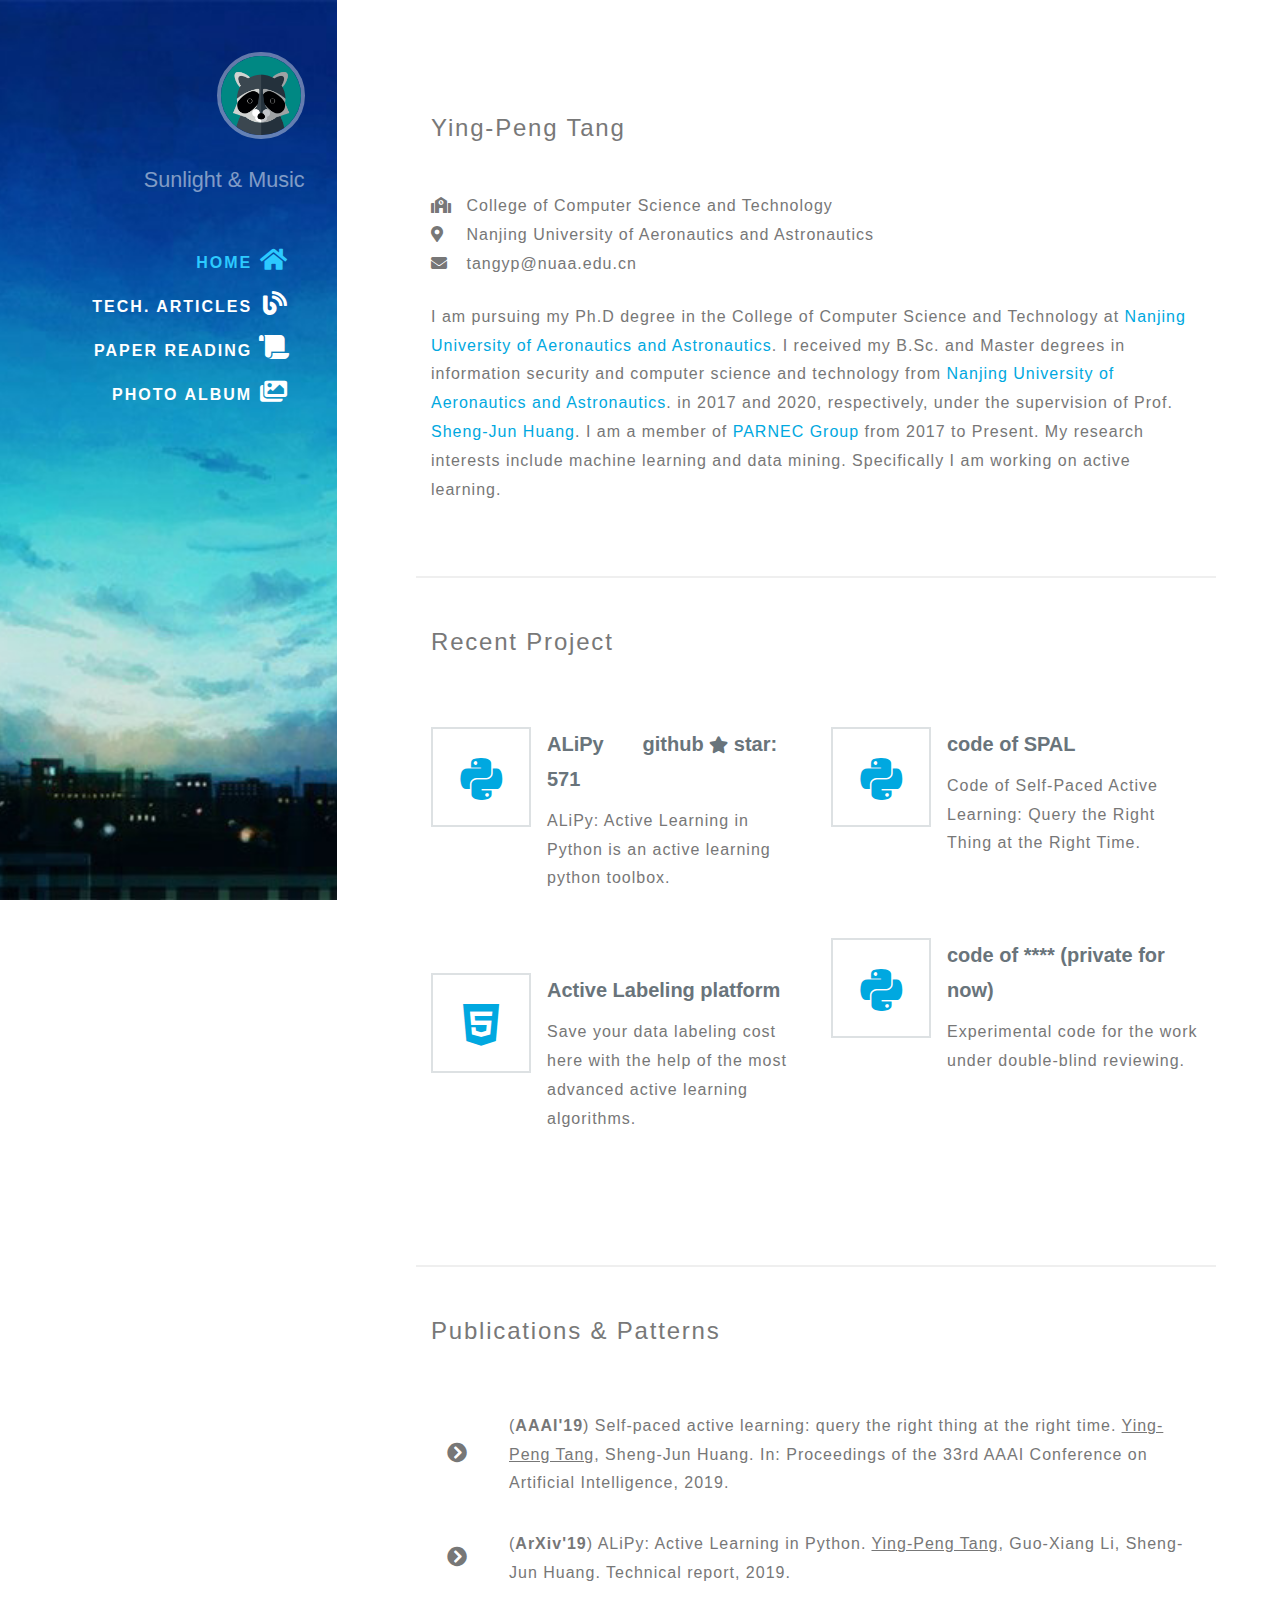
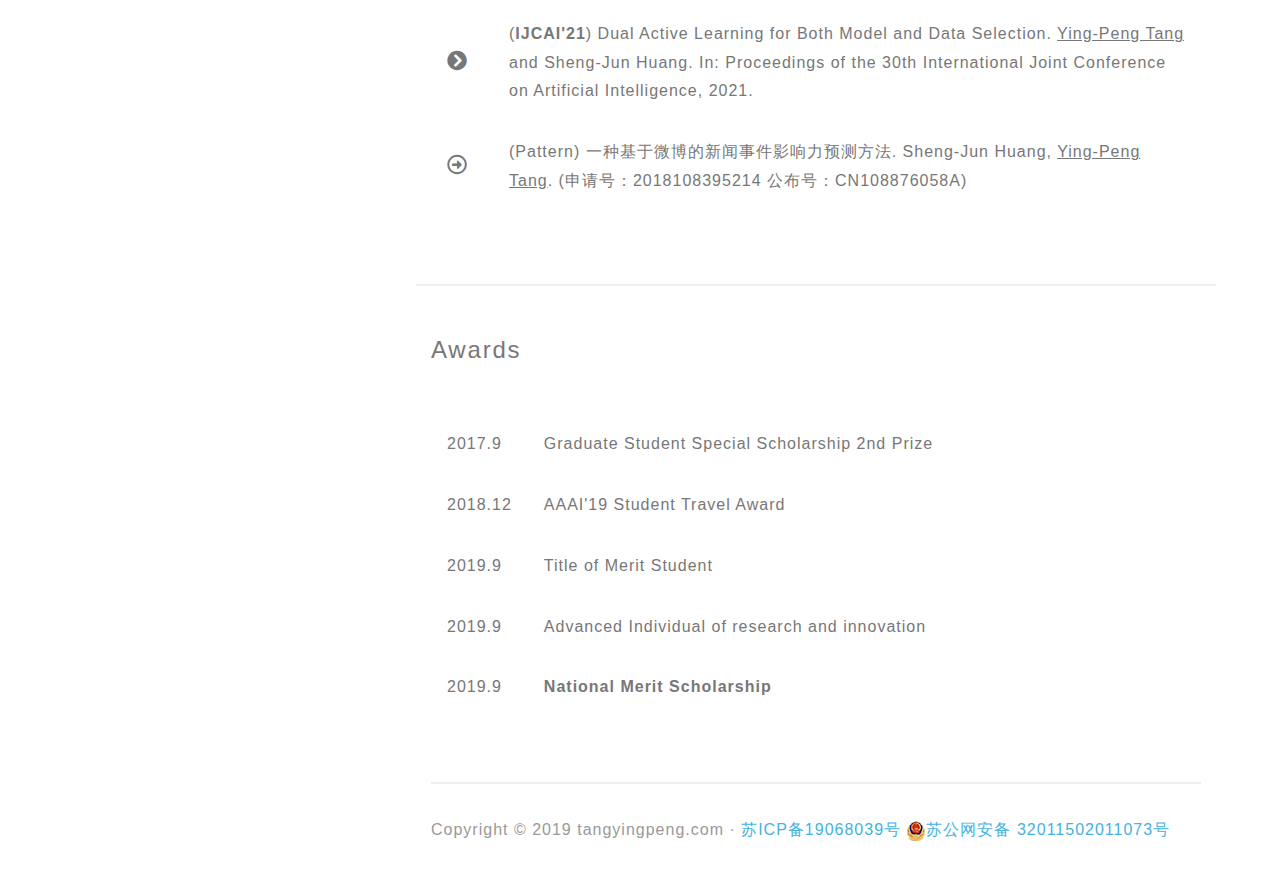
<file: index.html>
<!DOCTYPE html>
<html lang="zxx">
  <head>
    <title>YiHe's Homepage</title>
    <meta name="viewport" content="width=device-width, initial-scale=1" />
    <meta charset="utf-8" />
    <meta name="keywords" content="" />
    <script>
      addEventListener(
        "load",
        function() {
          setTimeout(hideURLbar, 0);
        },
        false
      );

      function hideURLbar() {
        // window.scrollTo(0, 1);
      }
    </script>
    <!-- Custom Theme files -->
    <link
      href="css/bootstrap.css"
      type="text/css"
      rel="stylesheet"
      media="all"
    />
    <link href="css/style.css" type="text/css" rel="stylesheet" media="all" />
    <!-- font-awesome icons -->
    <link href="css/fontawesome-all.min.css" rel="stylesheet" />

    <!-- icons -->
    <link href="fontawesome5/css/all.css" rel="stylesheet" />
    <!-- //Custom Theme files -->
    <!-- online-fonts -->
    <!-- <link href="css/static_online_font.css" rel="stylesheet"> -->
    <!-- <link href="http://fonts.googleapis.com/css?family=Source+Sans+Pro:200,300,400,600,700,900" rel="stylesheet"> -->
    <!-- //online-fonts -->
    <link rel="shortcut icon" href="data:image/x-icon;," type="image/x-icon" />
  </head>

  <body>
    <div class="sidenav" id="left-pannel">
      <div class="side_top">
        <img
          src="images/t3.jpg"
          alt="news image"
          class="navimg"
          style="max-width: 32%; height: auto;"
        />
        <h1>Sunlight & Music</h1>
      </div>
      <!-- header -->
      <header>
        <div class="container-fluid px-lg-5 ">
          <nav class="mnu mx-auto">
            <label for="drop" class="toggle">Menu</label>
            <input type="checkbox" id="drop" />
            <ul class="menu">
              <li class="active mt-sm-3">
                <a href="index.html"
                  >Home
                  <i
                    style="font-size: 1.5em;width:30px;"
                    class="fas fa-home"
                  ></i
                ></a>
              </li>
              <li class="mt-sm-3">
                <a href="article.html" class="scroll"
                  >Tech. articles
                  <i
                    style="font-size: 1.5em;width:30px;"
                    class="fas fa-blog"
                  ></i
                ></a>
              </li>
              <li class="mt-sm-3">
                <a href="paper_reading.html" class="scroll"
                  >Paper reading
                  <i
                    style="font-size: 1.5em;width:30px;"
                    class="fas fa-scroll"
                  ></i
                ></a>
              </li>
              <li class="mt-sm-3">
                <a href="photo.html" class="scroll"
                  >Photo album
                  <i
                    style="font-size: 1.5em;width:30px;"
                    class="fas fa-images"
                  ></i
                ></a>
              </li>
            </ul>
          </nav>
        </div>
      </header>      
    </div>

    <div class="main" id="aboutme">
      <!-- Right panel -->

      <!-- Basic & navigator -->
      <section class="slide-wrapper" id="basic" style="padding-top: 4em;">
        <div class="container py-lg-5">
          <h3 class="w3_head mb-5">Ying-Peng Tang</h3>
          <p>
            <i class="fas fa-school" style="width:30px;"></i> College of
            Computer Science and Technology
          </p>
          <p>
            <i class="fas fa-map-marker-alt" style="width:30px;"></i> Nanjing
            University of Aeronautics and Astronautics
          </p>
          <p style="margin-bottom: 1.5em;">
            <i class="fa fa-envelope" style="width:30px;"></i>
            tangyp@nuaa.edu.cn
          </p>

          <p>
            I am pursuing my Ph.D degree in the College of Computer Science and
            Technology at
            <a href="http://www.nuaa.edu.cn/"
              >Nanjing University of Aeronautics and Astronautics</a
            >. I received my B.Sc. and Master degrees in information security
            and computer science and technology from
            <a href="http://www.nuaa.edu.cn/"
              >Nanjing University of Aeronautics and Astronautics</a
            >. in 2017 and 2020, respectively, under the supervision of Prof.
            <a href="http://parnec.nuaa.edu.cn/huangsj/">Sheng-Jun Huang</a>. I
            am a member of <a href="parnec.nuaa.edu.cn/">PARNEC Group</a> from
            2017 to Present. My research interests include machine learning and
            data mining. Specifically I am working on active learning.
          </p>
        </div>
      </section>

      <!-- Project -->
      <section class="slide-wrapper" id="project">
        <div class="container py-lg-5" style="border-top: solid 2px #efefef;">
          <h3 class="w3_head mb-5">Recent Project</h3>
          <div class="row service_w3top mt-5">
            <div class="col-lg-6">
              <div
                class="d-flex services-box"
                style="cursor: pointer;"
                onclick="window.open('https://github.com/NUAA-AL/ALiPy')"
              >
                <div class="icon">
                  <span class="fab fa-python" style="font-size: 3em;"></span>
                </div>
                <!-- .Icon ends here -->
                <div class="service-content">
                  <h4 style="color: #69747b;">
                    ALiPy &nbsp; &nbsp;&nbsp;&nbsp; github
                    <i class="fas fa-star" style="font-size:17px;"></i> star:
                    571
                  </h4>
                  <p>
                    ALiPy: Active Learning in Python is an active learning
                    python toolbox.
                  </p>
                </div>
                <!-- .Service-content ends here -->
              </div>
              <!-- .Services-box ends here -->

              <div
                class="d-flex services-box"
                style="cursor: pointer;"
                onclick="window.open('http://activelabeling.com/')"
              >
                <div class="icon">
                  <span class="fab fa-html5" style="font-size: 3em;"></span>
                </div>
                <!-- .Icon ends here -->
                <div class="service-content">
                  <h4 style="color: #69747b;">Active Labeling platform</h4>
                  <p>
                    Save your data labeling cost here with the help of the most
                    advanced active learning algorithms.
                  </p>
                </div>
                <!-- .Service-content ends here -->
              </div>
              <!-- .Services-box ends here -->
            </div>
            <!-- .Col ends here -->
            <div class="col-lg-6">
              <div
                class="d-flex services-box"
                style="cursor: pointer;"
                onclick="window.open('http://parnec.nuaa.edu.cn/_upload/tpl/02/db/731/template731/pages/huangsj/alipy/page_reference/api_classes/api_query_strategy.query_labels.QueryInstanceSPAL.html')"
              >
                <div class="icon">
                  <span class="fab fa-python" style="font-size: 3em;"></span>
                </div>
                <!-- .Icon ends here -->
                <div class="service-content">
                  <h4 style="color: #69747b;">code of SPAL</h4>
                  <p>
                    Code of Self-Paced Active Learning: Query the Right Thing at
                    the Right Time.
                  </p>
                </div>
                <!-- .Service-content ends here -->
              </div>
              <!-- .Services-box ends here -->

              <div
                class="d-flex services-box"
                style="cursor: pointer;"
                onclick="window.open('https://github.com/tangypnuaa/daal_detection')"
              >
                <div class="icon">
                  <span class="fab fa-python" style="font-size: 3em;"></span>
                </div>
                <!-- .Icon ends here -->
                <div class="service-content">
                  <h4 style="color: #69747b;">
                    code of **** (private for now)
                  </h4>
                  <p>
                    Experimental code for the work under double-blind reviewing.
                  </p>
                </div>
                <!-- .Service-content ends here -->
              </div>
              <!-- .Services-box ends here -->
            </div>
            <!-- .Col ends here -->
          </div>
          <!-- .Row ends here -->
          <!-- .Container ends here -->
        </div>
        <!-- .Services ends here -->
      </section>
      <!-- //services -->

      <!-- Publication -->
      <section class="slide-wrapper" id="project">
        <div class="container py-lg-5" style="border-top: solid 2px #efefef;">
          <h3 class="w3_head mb-5">Publications & Patterns</h3>

          <table>
            <tr>
              <td>
                <i
                  class="fas fa-chevron-circle-right"
                  style="color:#777; font-size:20px; width:30px;"
                ></i>
              </td>
              <td>
                <p>
                  (<b>AAAI'19</b>) Self-paced active learning: query the right
                  thing at the right time. <u>Ying-Peng Tang</u>, Sheng-Jun
                  Huang. In: Proceedings of the 33rd AAAI Conference on
                  Artificial Intelligence, 2019.
                </p>
              </td>
            </tr>

            <tr>
              <td>
                <i
                  class="fas fa-chevron-circle-right"
                  style="color:#777; font-size:20px; width:30px;"
                ></i>
              </td>
              <td>
                <p>
                  (<b>ArXiv'19</b>) ALiPy: Active Learning in Python.
                  <u>Ying-Peng Tang</u>, Guo-Xiang Li, Sheng-Jun Huang.
                  Technical report, 2019.
                </p>
              </td>
            </tr>

            <tr>
              <td>
                <i
                  class="fas fa-chevron-circle-right"
                  style="color:#777; font-size:20px; width:30px;"
                ></i>
              </td>
              <td>
                <p>
                  (<b>IJCAI'21</b>) Dual Active Learning for Both Model and Data Selection.
                  <u>Ying-Peng Tang</u> and Sheng-Jun Huang.
                  In: Proceedings of the 30th International Joint Conference on Artificial Intelligence, 2021.
                </p>
              </td>
            </tr>

            <tr>
              <td>
                <i
                  class="far fa-arrow-alt-circle-right"
                  style="color:#777; font-size:20px; width:30px;"
                ></i>
              </td>
              <td>
                <p>
                  (Pattern) 一种基于微博的新闻事件影响力预测方法. Sheng-Jun
                  Huang, <u>Ying-Peng Tang</u>. (申请号：2018108395214
                  公布号：CN108876058A)
                </p>
              </td>
            </tr>
          </table>
        </div>
      </section>

      <!-- Awards -->
      <section class="slide-wrapper" id="awards">
        <div class="container py-lg-5" style="border-top: solid 2px #efefef;">
          <h3 class="w3_head mb-5">Awards</h3>

          <table>
            <tr>
              <td><p>2017.9</p></td>
              <td>
                <p>Graduate Student Special Scholarship 2nd Prize</p>
              </td>
            </tr>

            <tr>
              <td><p>2018.12</p></td>
              <td>
                <p>AAAI'19 Student Travel Award</p>
              </td>
            </tr>

            <tr>
              <td><p>2019.9</p></td>
              <td>
                <p>Title of Merit Student</p>
              </td>
            </tr>

            <tr>
              <td><p>2019.9</p></td>
              <td>
                <p>Advanced Individual of research and innovation</p>
              </td>
            </tr>

            <tr>
              <td><p>2019.9</p></td>
              <td>
                <p><b>National Merit Scholarship</b></p>
              </td>
            </tr>
          </table>

          <div class="cpy-right text-left">
            <p>Copyright &copy; 2019 tangyingpeng.com · <a href="http://beian.miit.gov.cn">苏ICP备19068039号</a> 	
              <a target="_blank" href="http://www.beian.gov.cn/portal/registerSystemInfo?recordcode=32011502011073"><img src="images/beian.png"/>苏公网安备 32011502011073号</a>
          
            </p>
          </div>
          
        </div>
      </section>
    </div>

    <script>
      //根据系统语言自动决定是否要跳转至中文版网页
    var Browser_Agent = navigator.userAgent;
    // 浏览器为ie的情况 
    if (Browser_Agent.indexOf( " MSIE " ) !=- 1 ){
        var a = navigator.browserLanguage;
        if (a == "zh-cn" ){
            // 跳转到中文网站
            window.location = "index_cn.html" ;
        }
    }
    // 浏览器非ie的情况 
    else {
        var b = navigator.language;
        if (b == "zh-CN" ){
            // 跳转到中文网站
            window.location = "index_cn.html" ;
        }
    }
    </script>
    <script src="js/set_width.js"></script>

  </body>
</html>
</file>
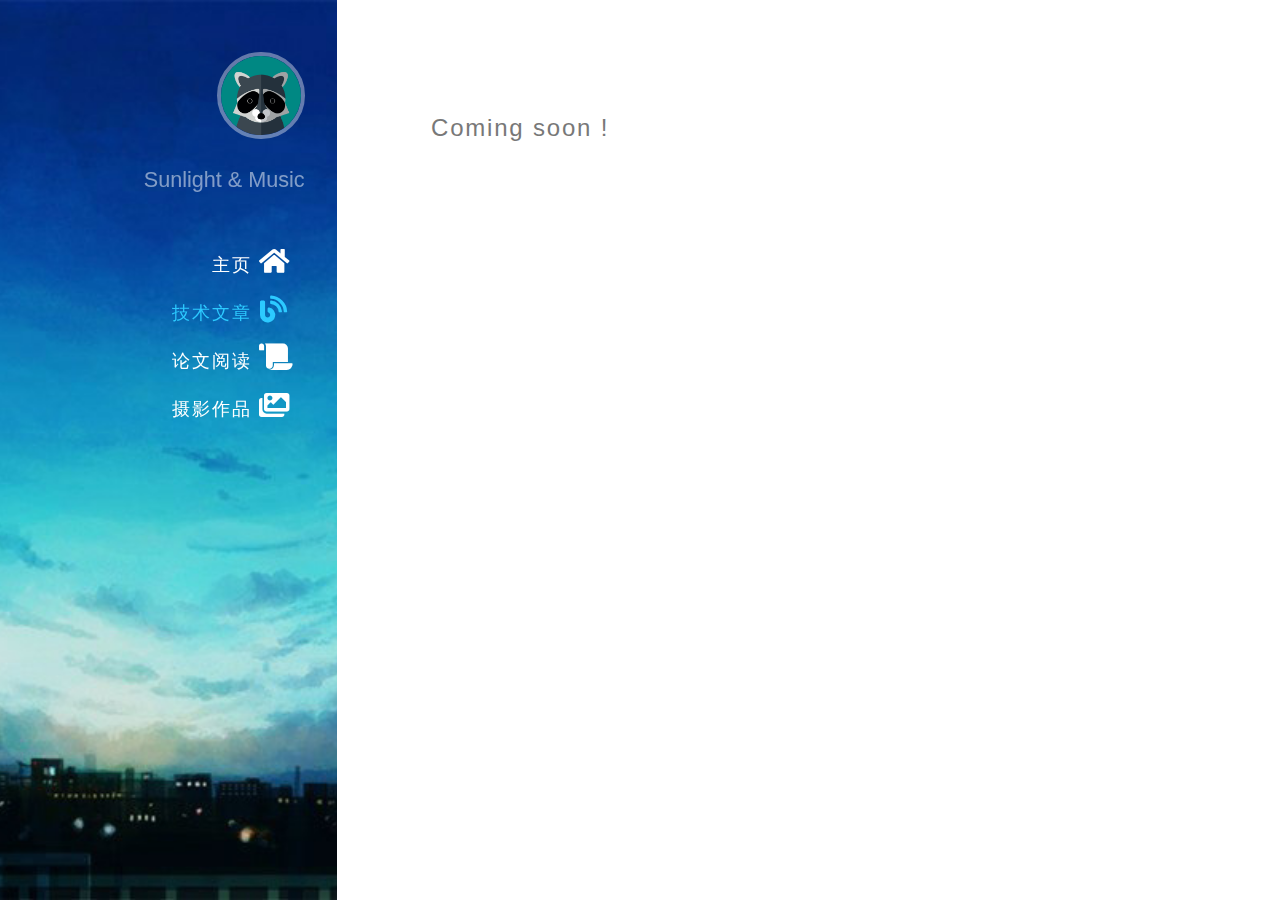
<file: article.html>
<!DOCTYPE html>
<html lang="zxx">
  <head>
    <title>逸翮的文章分享</title>
    <meta name="viewport" content="width=device-width, initial-scale=1" />
    <meta charset="utf-8" />
    <meta name="keywords" content="" />
    <script>
      addEventListener(
        "load",
        function() {
          setTimeout(hideURLbar, 0);
        },
        false
      );

      function hideURLbar() {
        // window.scrollTo(0, 1);
      }
    </script>
    <!-- Custom Theme files -->
    <link
      href="css/bootstrap.css"
      type="text/css"
      rel="stylesheet"
      media="all"
    />
    <link href="css/style_cn.css" type="text/css" rel="stylesheet" media="all" />
    <!-- font-awesome icons -->
    <link href="css/fontawesome-all.min.css" rel="stylesheet" />

    <!-- icons -->
    <link href="fontawesome5/css/all.css" rel="stylesheet" />
    <!-- //Custom Theme files -->
    <!-- online-fonts -->
    <!-- <link href="css/static_online_font.css" rel="stylesheet"> -->
    <!-- <link href="http://fonts.googleapis.com/css?family=Source+Sans+Pro:200,300,400,600,700,900" rel="stylesheet"> -->
    <!-- //online-fonts -->
    <link rel="shortcut icon" href="data:image/x-icon;," type="image/x-icon" />
  </head>

  <body>
    <div class="sidenav" id="left-pannel">
      <div class="side_top">
        <img
          src="images/t3.jpg"
          alt="news image"
          class="navimg"
          style="max-width: 32%; height: auto;"
        />
        <h1>Sunlight & Music</h1>
      </div>
      <!-- header -->
      <header>
        <div class="container-fluid px-lg-5 ">
          <nav class="mnu mx-auto">
            <label for="drop" class="toggle">Menu</label>
            <input type="checkbox" id="drop" />
            <ul class="menu">
                <li class="mt-sm-3">
                  <a href="index.html"
                    >主页
                    <i
                      style="font-size: 1.5em;width:30px;"
                      class="fas fa-home"
                    ></i
                  ></a>
                </li>
                <li class="active mt-sm-3">
                  <a href="article.html" class="scroll"
                    >技术文章
                    <i
                      style="font-size: 1.5em;width:30px;"
                      class="fas fa-blog"
                    ></i
                  ></a>
                </li>
                <li class="mt-sm-3">
                  <a href="paper_reading.html" class="scroll"
                    >论文阅读
                    <i
                      style="font-size: 1.5em;width:30px;"
                      class="fas fa-scroll"
                    ></i
                  ></a>
                </li>
                <li class="mt-sm-3">
                  <a href="photo.html" class="scroll"
                    >摄影作品
                    <i
                      style="font-size: 1.5em;width:30px;"
                      class="fas fa-images"
                    ></i
                  ></a>
                </li>
              </ul>
          </nav>
        </div>
      </header>
    </div>

    <div class="main" id="aboutme" style="margin-left: 27.5%;">
      <!-- Right panel -->

      <!-- Basic & navigator -->
      <section class="slide-wrapper" id="basic" style="padding-top: 4em;">
        <div class="container py-lg-5">
          <h3 class="w3_head mb-5">Coming soon !</h3>
        </div>
      </section>

    </div>

    <script src="js/set_width.js"></script>
  </body>
</html>
</file>
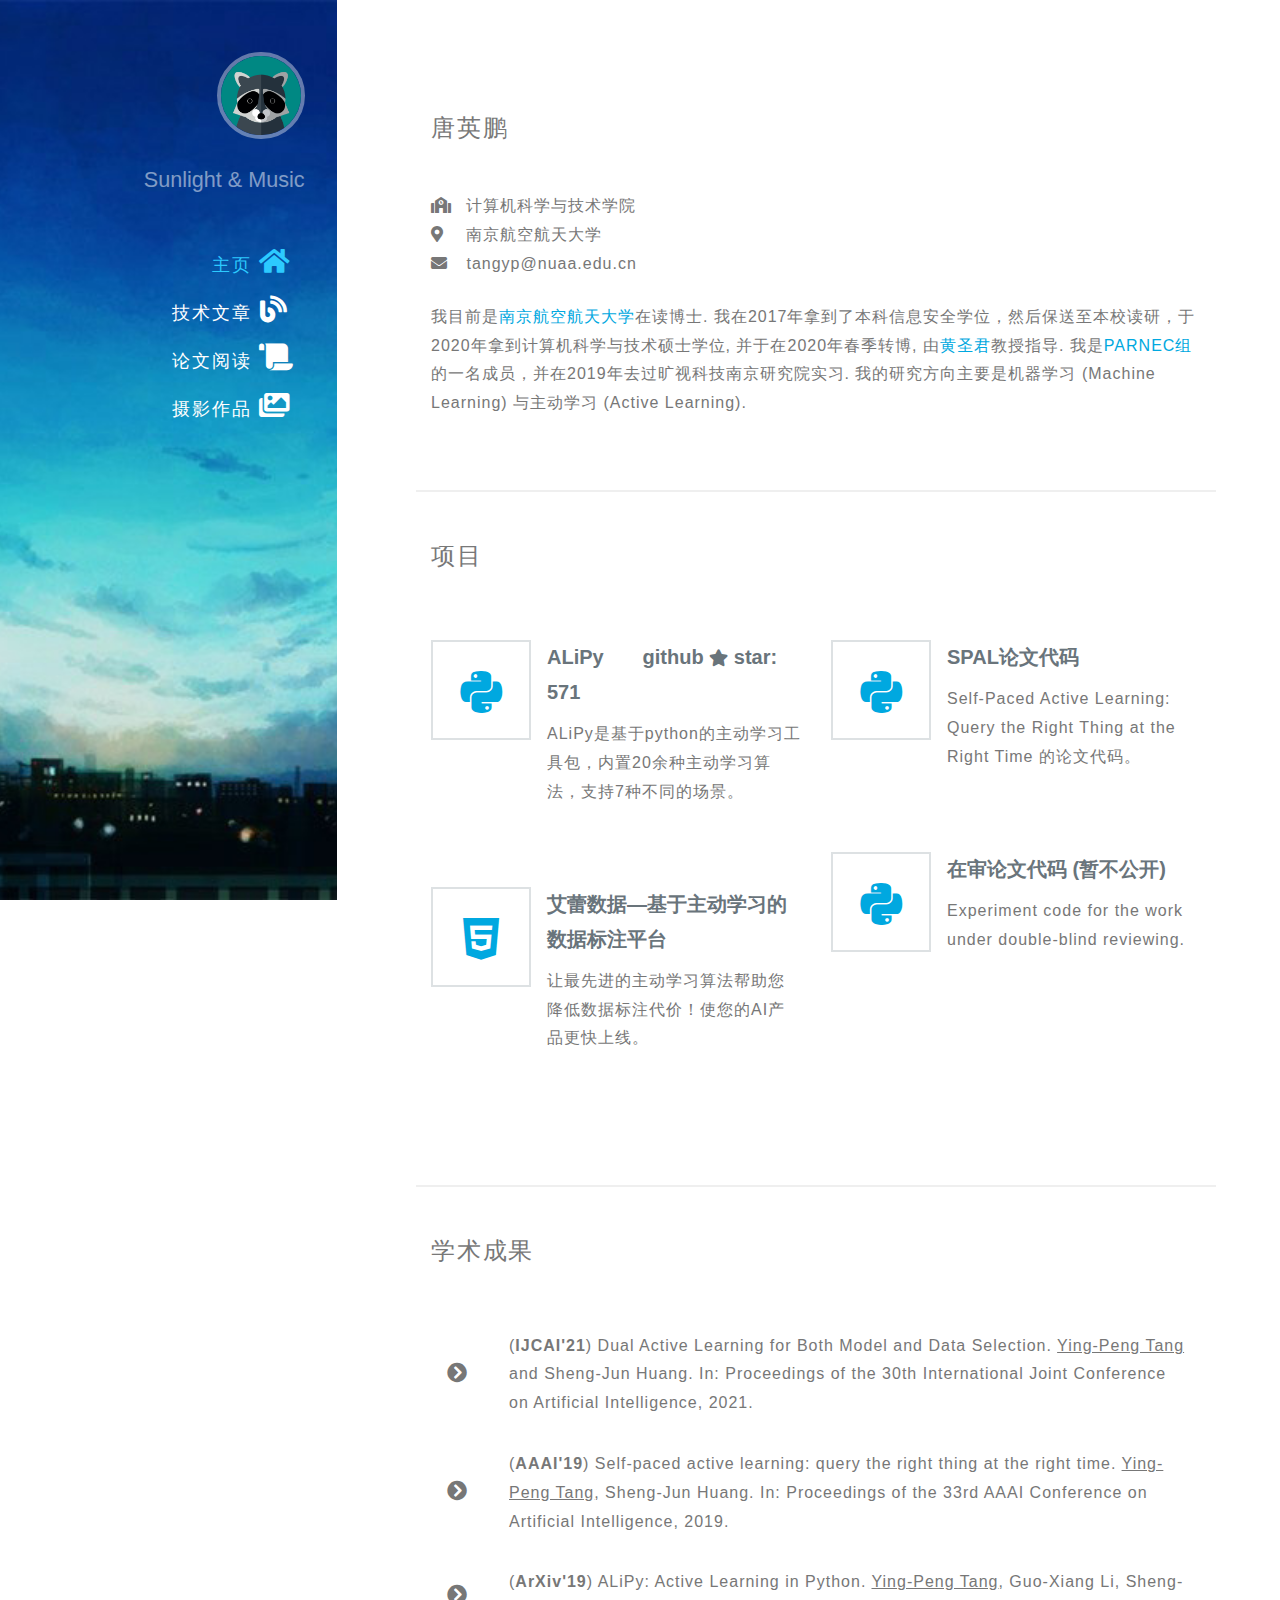
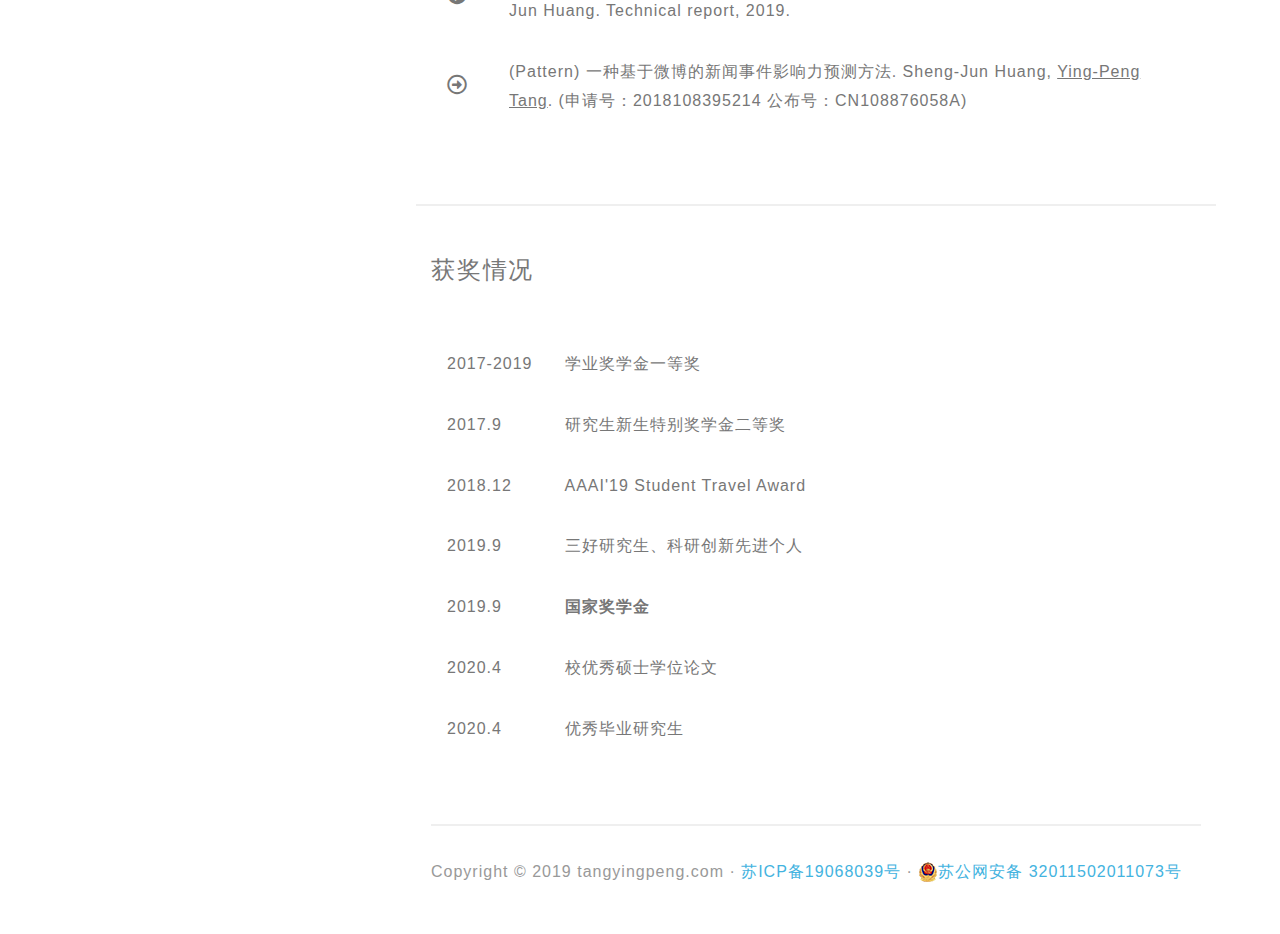
<file: index_cn.html>
<!DOCTYPE html>
<html lang="zxx">
  <head>
    <title>逸翮的文章分享</title>
    <meta name="viewport" content="width=device-width, initial-scale=1" />
    <meta charset="utf-8" />
    <meta name="keywords" content="" />
    <script>
      addEventListener(
        "load",
        function() {
          setTimeout(hideURLbar, 0);
        },
        false
      );

      function hideURLbar() {
        // window.scrollTo(0, 1);
      }
    </script>
    <!-- Custom Theme files -->
    <link
      href="css/bootstrap.css"
      type="text/css"
      rel="stylesheet"
      media="all"
    />
    <link href="css/style_cn.css" type="text/css" rel="stylesheet" media="all" />
    <!-- font-awesome icons -->
    <link href="css/fontawesome-all.min.css" rel="stylesheet" />

    <!-- icons -->
    <link href="fontawesome5/css/all.css" rel="stylesheet" />
    <!-- //Custom Theme files -->
    <!-- online-fonts -->
    <!-- <link href="css/static_online_font.css" rel="stylesheet"> -->
    <!-- <link href="http://fonts.googleapis.com/css?family=Source+Sans+Pro:200,300,400,600,700,900" rel="stylesheet"> -->
    <!-- //online-fonts -->
    <link rel="shortcut icon" href="data:image/x-icon;," type="image/x-icon" />
  </head>

  <body>
    <div class="sidenav" id="left-pannel">
      <div class="side_top">
        <img
          src="images/t3.jpg"
          alt="news image"
          class="navimg"
          style="max-width: 32%; height: auto;"
        />
        <h1>Sunlight & Music</h1>
      </div>
      <!-- header -->
      <header>
        <div class="container-fluid px-lg-5 ">
          <nav class="mnu mx-auto">
            <label for="drop" class="toggle">Menu</label>
            <input type="checkbox" id="drop" />
            <ul class="menu">
              <li class="active mt-sm-3">
                <a href="index.html"
                  >主页
                  <i
                    style="font-size: 1.5em;width:30px;"
                    class="fas fa-home"
                  ></i
                ></a>
              </li>
              <li class="mt-sm-3">
                <a href="article.html" class="scroll"
                  >技术文章
                  <i
                    style="font-size: 1.5em;width:30px;"
                    class="fas fa-blog"
                  ></i
                ></a>
              </li>
              <li class="mt-sm-3">
                <a href="paper_reading.html" class="scroll"
                  >论文阅读
                  <i
                    style="font-size: 1.5em;width:30px;"
                    class="fas fa-scroll"
                  ></i
                ></a>
              </li>
              <li class="mt-sm-3">
                <a href="photo.html" class="scroll"
                  >摄影作品
                  <i
                    style="font-size: 1.5em;width:30px;"
                    class="fas fa-images"
                  ></i
                ></a>
              </li>
            </ul>
          </nav>
        </div>
      </header>
    </div>

    <div class="main" id="aboutme">
      <!-- Right panel -->

      <!-- Basic & navigator -->
      <section class="slide-wrapper" id="basic" style="padding-top: 4em;">
        <div class="container py-lg-5">
          <h3 class="w3_head mb-5">唐英鹏</h3>
          <p>
            <i class="fas fa-school" style="width:30px;"></i> 计算机科学与技术学院
          </p>
          <p>
            <i class="fas fa-map-marker-alt" style="width:30px;"></i> 南京航空航天大学
          </p>
          <p style="margin-bottom: 1.5em;">
            <i class="fa fa-envelope" style="width:30px;"></i>
            tangyp@nuaa.edu.cn
          </p>

          <p>
            我目前是<a href="http://www.nuaa.edu.cn/">南京航空航天大学</a>在读博士.
            我在2017年拿到了本科信息安全学位，然后保送至本校读研，于2020年拿到计算机科学与技术硕士学位, 并于在2020年春季转博,
            由<a href="http://parnec.nuaa.edu.cn/huangsj/">黄圣君</a>教授指导. 
            我是<a href="parnec.nuaa.edu.cn/">PARNEC组</a>的一名成员，并在2019年去过旷视科技南京研究院实习. 
            我的研究方向主要是机器学习 (Machine Learning) 与主动学习 (Active Learning).
          </p>
        </div>
      </section>

      <!-- Project -->
      <section class="slide-wrapper" id="project">
        <div class="container py-lg-5" style="border-top: solid 2px #efefef;">
          <h3 class="w3_head mb-5">项目</h3>
          <div class="row service_w3top mt-5">
            <div class="col-lg-6">
              <div
                class="d-flex services-box"
                style="cursor: pointer;"
                onclick="window.open('https://github.com/NUAA-AL/ALiPy')"
              >
                <div class="icon">
                  <span class="fab fa-python" style="font-size: 3em;"></span>
                </div>
                <!-- .Icon ends here -->
                <div class="service-content">
                  <h4 style="color: #69747b;">
                    ALiPy &nbsp; &nbsp;&nbsp;&nbsp; github
                    <i class="fas fa-star" style="font-size:17px;"></i> star:
                    571
                  </h4>
                  <p>
                    ALiPy是基于python的主动学习工具包，内置20余种主动学习算法，支持7种不同的场景。
                  </p>
                </div>
                <!-- .Service-content ends here -->
              </div>
              <!-- .Services-box ends here -->

              <div
                class="d-flex services-box"
                style="cursor: pointer;"
                onclick="window.open('http://activelabeling.com/')"
              >
                <div class="icon">
                  <span class="fab fa-html5" style="font-size: 3em;"></span>
                </div>
                <!-- .Icon ends here -->
                <div class="service-content">
                  <h4 style="color: #69747b;">艾蕾数据—基于主动学习的数据标注平台</h4>
                  <p>
                    让最先进的主动学习算法帮助您降低数据标注代价！使您的AI产品更快上线。
                  </p>
                </div>
                <!-- .Service-content ends here -->
              </div>
              <!-- .Services-box ends here -->
            </div>
            <!-- .Col ends here -->
            <div class="col-lg-6">
              <div
                class="d-flex services-box"
                style="cursor: pointer;"
                onclick="window.open('http://parnec.nuaa.edu.cn/_upload/tpl/02/db/731/template731/pages/huangsj/alipy/page_reference/api_classes/api_query_strategy.query_labels.QueryInstanceSPAL.html')"
              >
                <div class="icon">
                  <span class="fab fa-python" style="font-size: 3em;"></span>
                </div>
                <!-- .Icon ends here -->
                <div class="service-content">
                  <h4 style="color: #69747b;">SPAL论文代码</h4>
                  <p>
                    Self-Paced Active Learning: Query the Right Thing at
                    the Right Time 的论文代码。
                  </p>
                </div>
                <!-- .Service-content ends here -->
              </div>
              <!-- .Services-box ends here -->

              <div
                class="d-flex services-box"
                style="cursor: pointer;"
                onclick="window.open('https://github.com/tangypnuaa/daal_detection')"
              >
                <div class="icon">
                  <span class="fab fa-python" style="font-size: 3em;"></span>
                </div>
                <!-- .Icon ends here -->
                <div class="service-content">
                  <h4 style="color: #69747b;">
                    在审论文代码 (暂不公开)
                  </h4>
                  <p>
                    Experiment code for the work under double-blind reviewing.
                  </p>
                </div>
                <!-- .Service-content ends here -->
              </div>
              <!-- .Services-box ends here -->
            </div>
            <!-- .Col ends here -->
          </div>
          <!-- .Row ends here -->
          <!-- .Container ends here -->
        </div>
        <!-- .Services ends here -->
      </section>
      <!-- //services -->

      <!-- Publication -->
      <section class="slide-wrapper" id="project">
        <div class="container py-lg-5" style="border-top: solid 2px #efefef;">
          <h3 class="w3_head mb-5">学术成果</h3>

          <table>
            <tr>
              <td>
                <i
                  class="fas fa-chevron-circle-right"
                  style="color:#777; font-size:20px; width:30px;"
                ></i>
              </td>
              <td>
                <p>
                  (<b>IJCAI'21</b>) Dual Active Learning for Both Model and Data Selection.
                  <u>Ying-Peng Tang</u> and Sheng-Jun Huang.
                  In: Proceedings of the 30th International Joint Conference on Artificial Intelligence, 2021.
                </p>
              </td>
            </tr>

            <tr>
              <td>
                <i
                  class="fas fa-chevron-circle-right"
                  style="color:#777; font-size:20px; width:30px;"
                ></i>
              </td>
              <td>
                <p>
                  (<b>AAAI'19</b>) Self-paced active learning: query the right
                  thing at the right time. <u>Ying-Peng Tang</u>, Sheng-Jun
                  Huang. In: Proceedings of the 33rd AAAI Conference on
                  Artificial Intelligence, 2019.
                </p>
              </td>
            </tr>

            <tr>
              <td>
                <i
                  class="fas fa-chevron-circle-right"
                  style="color:#777; font-size:20px; width:30px;"
                ></i>
              </td>
              <td>
                <p>
                  (<b>ArXiv'19</b>) ALiPy: Active Learning in Python.
                  <u>Ying-Peng Tang</u>, Guo-Xiang Li, Sheng-Jun Huang.
                  Technical report, 2019.
                </p>
              </td>
            </tr>

            <tr>
              <td>
                <i
                  class="far fa-arrow-alt-circle-right"
                  style="color:#777; font-size:20px; width:30px;"
                ></i>
              </td>
              <td>
                <p>
                  (Pattern) 一种基于微博的新闻事件影响力预测方法. Sheng-Jun
                  Huang, <u>Ying-Peng Tang</u>. (申请号：2018108395214
                  公布号：CN108876058A)
                </p>
              </td>
            </tr>
          </table>
        </div>
      </section>

      <!-- Awards -->
      <section class="slide-wrapper" id="awards">
        <div class="container py-lg-5" style="border-top: solid 2px #efefef;">
          <h3 class="w3_head mb-5">获奖情况</h3>

          <table>
                <tr>
                        <td><p>2017-2019</p></td>
                        <td>
                          <p>学业奖学金一等奖</p>
                        </td>
                      </tr>

            <tr>
              <td><p>2017.9</p></td>
              <td>
                <p>研究生新生特别奖学金二等奖</p>
              </td>
            </tr>

            <tr>
              <td><p>2018.12</p></td>
              <td>
                <p>AAAI'19 Student Travel Award</p>
              </td>
            </tr>

            <tr>
              <td><p>2019.9</p></td>
              <td>
                <p>三好研究生、科研创新先进个人</p>
              </td>
            </tr>

            <tr>
              <td><p>2019.9</p></td>
              <td>
                <p><b>国家奖学金</b></p>
              </td>
            </tr>

            <tr>
              <td><p>2020.4</p></td>
              <td>
                <p>校优秀硕士学位论文</p>
              </td>
            </tr>

            <tr>
              <td><p>2020.4</p></td>
              <td>
                <p>优秀毕业研究生</p>
              </td>
            </tr>

          </table>

          <div class="cpy-right text-left" >
            <p>Copyright &copy; 2019 tangyingpeng.com · <a href="http://beian.miit.gov.cn">苏ICP备19068039号</a> · 
              <a target="_blank" href="http://www.beian.gov.cn/portal/registerSystemInfo?recordcode=32011502011073"><img src="images/beian.png"/>苏公网安备 32011502011073号</a>
          
            </p>
          </div>

        </div>
      </section>
    </div>


    <script src="js/set_width.js"></script>
    <!-- <script>
    var Browser_Agent = navigator.userAgent;
    // 浏览器为ie的情况 
    if (Browser_Agent.indexOf( " MSIE " ) !=- 1 ){
        var a = navigator.browserLanguage;
        if (a == "zh-cn" ){
            // 跳转到中文网站
            window.location = "index_cn.html" ;
        }
    }
    // 浏览器非ie的情况 
    else {
        var b = navigator.language;
        if (b == "zh-CN" ){
            // 跳转到中文网站
            window.location = "index_cn.html" ;
        }
    }
    </script> -->
  </body>
</html>
</file>
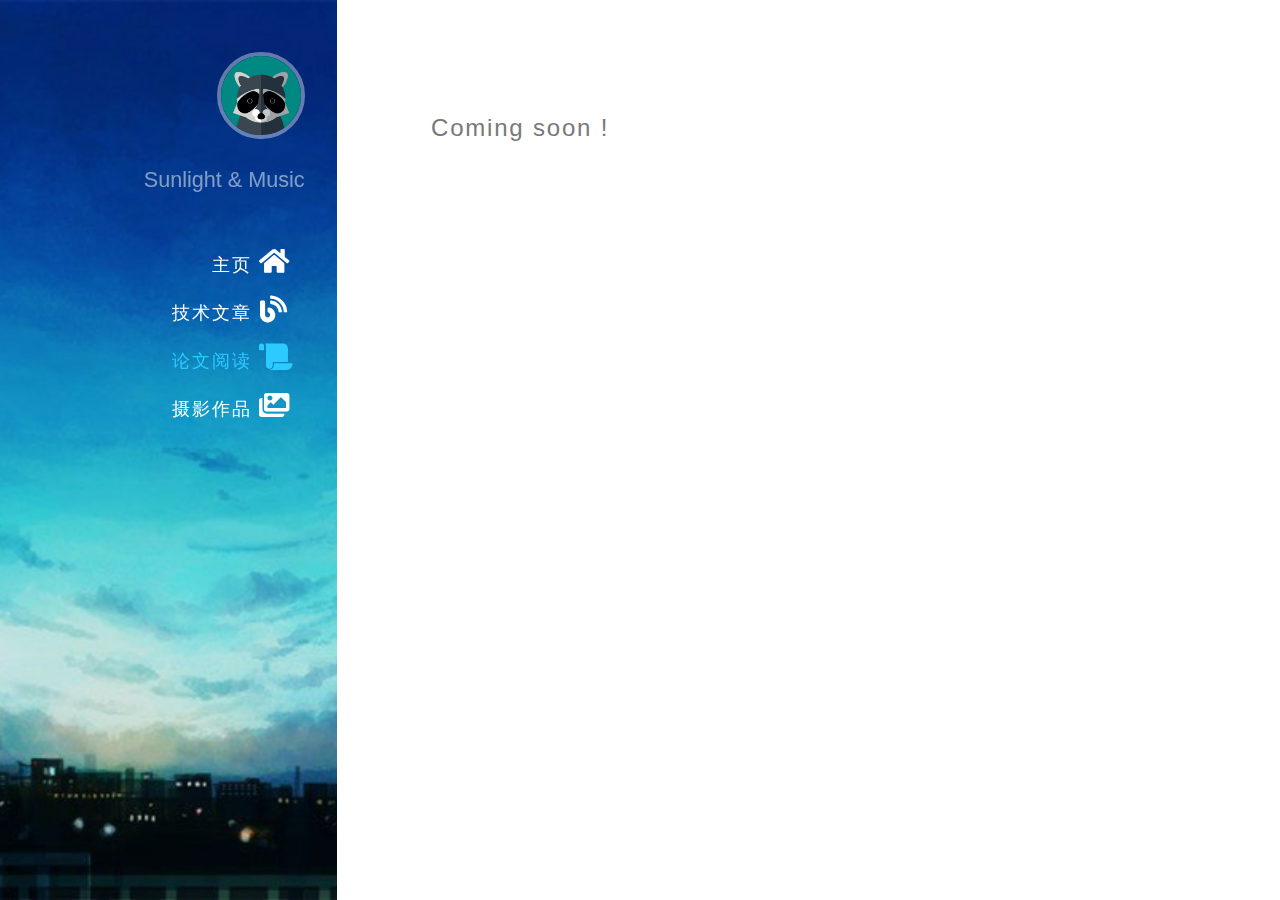
<file: paper_reading.html>
<!DOCTYPE html>
<html lang="zxx">
  <head>
    <title>逸翮的文章分享</title>
    <meta name="viewport" content="width=device-width, initial-scale=1" />
    <meta charset="utf-8" />
    <meta name="keywords" content="" />
    <script>
      addEventListener(
        "load",
        function() {
          setTimeout(hideURLbar, 0);
        },
        false
      );

      function hideURLbar() {
        // window.scrollTo(0, 1);
      }
    </script>
    <!-- Custom Theme files -->
    <link
      href="css/bootstrap.css"
      type="text/css"
      rel="stylesheet"
      media="all"
    />
    <link href="css/style_cn.css" type="text/css" rel="stylesheet" media="all" />
    <!-- font-awesome icons -->
    <link href="css/fontawesome-all.min.css" rel="stylesheet" />

    <!-- icons -->
    <link href="fontawesome5/css/all.css" rel="stylesheet" />
    <!-- //Custom Theme files -->
    <!-- online-fonts -->
    <!-- <link href="css/static_online_font.css" rel="stylesheet"> -->
    <!-- <link href="http://fonts.googleapis.com/css?family=Source+Sans+Pro:200,300,400,600,700,900" rel="stylesheet"> -->
    <!-- //online-fonts -->
    <link rel="shortcut icon" href="data:image/x-icon;," type="image/x-icon" />
  </head>

  <body>
    <div class="sidenav" id="left-pannel">
      <div class="side_top">
        <img
          src="images/t3.jpg"
          alt="news image"
          class="navimg"
          style="max-width: 32%; height: auto;"
        />
        <h1>Sunlight & Music</h1>
      </div>
      <!-- header -->
      <header>
        <div class="container-fluid px-lg-5 ">
          <nav class="mnu mx-auto">
            <label for="drop" class="toggle">Menu</label>
            <input type="checkbox" id="drop" />
            <ul class="menu">
                <li class="mt-sm-3">
                  <a href="index.html"
                    >主页
                    <i
                      style="font-size: 1.5em;width:30px;"
                      class="fas fa-home"
                    ></i
                  ></a>
                </li>
                <li class="mt-sm-3">
                  <a href="article.html" class="scroll"
                    >技术文章
                    <i
                      style="font-size: 1.5em;width:30px;"
                      class="fas fa-blog"
                    ></i
                  ></a>
                </li>
                <li class="active mt-sm-3">
                  <a href="paper_reading.html" class="scroll"
                    >论文阅读
                    <i
                      style="font-size: 1.5em;width:30px;"
                      class="fas fa-scroll"
                    ></i
                  ></a>
                </li>
                <li class="mt-sm-3">
                  <a href="photo.html" class="scroll"
                    >摄影作品
                    <i
                      style="font-size: 1.5em;width:30px;"
                      class="fas fa-images"
                    ></i
                  ></a>
                </li>
                
              </ul>
          </nav>
        </div>
      </header>
    </div>

    <div class="main" id="aboutme" style="margin-left: 27.5%;">
      <!-- Right panel -->

      <!-- Basic & navigator -->
      <section class="slide-wrapper" id="basic" style="padding-top: 4em;">
        <div class="container py-lg-5">
          <h3 class="w3_head mb-5">Coming soon !</h3>
        </div>
      </section>

    </div>

    <script src="js/set_width.js"></script>
  </body>
</html>
</file>
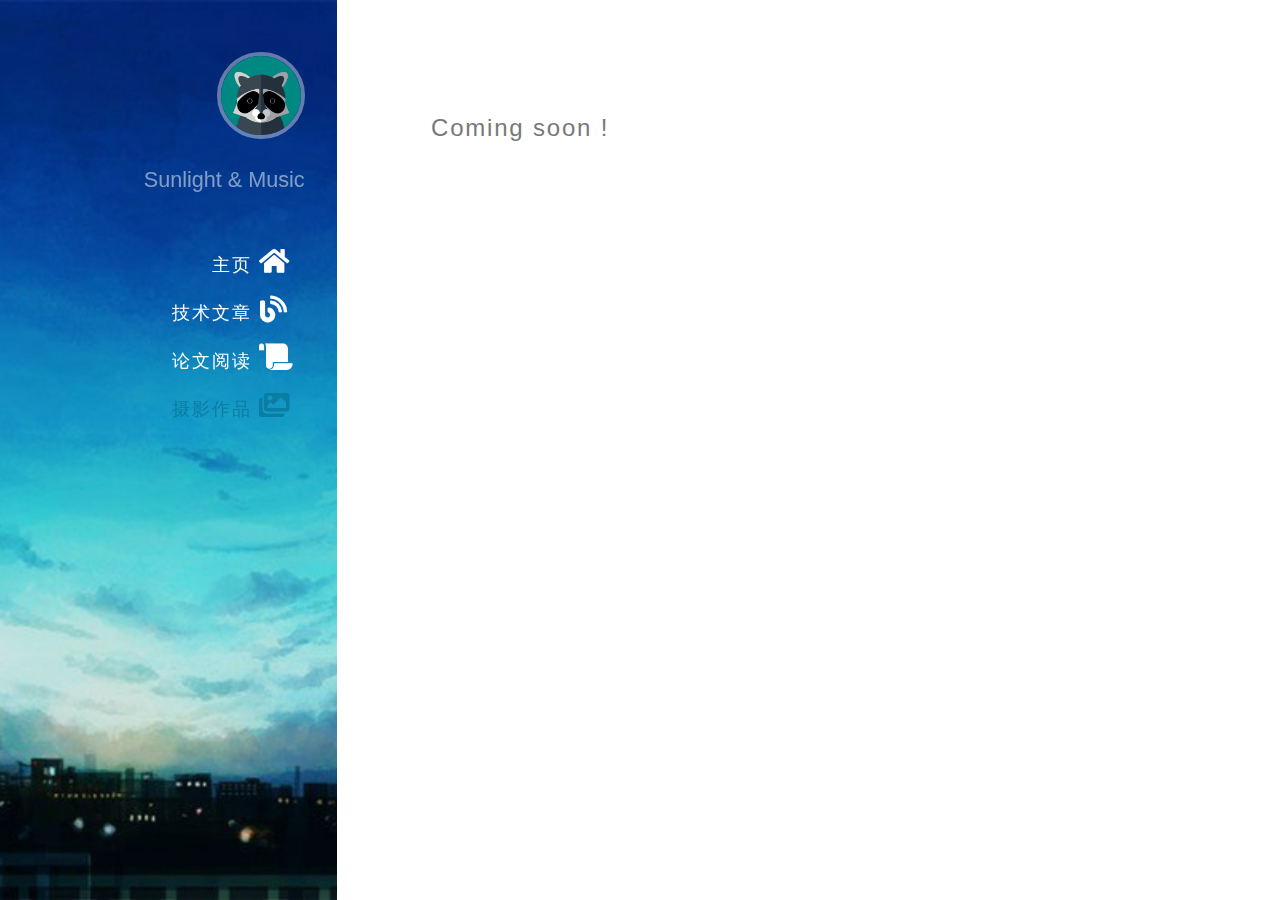
<file: photo.html>
<!DOCTYPE html>
<html lang="zxx">
  <head>
    <title>逸翮的文章分享</title>
    <meta name="viewport" content="width=device-width, initial-scale=1" />
    <meta charset="utf-8" />
    <meta name="keywords" content="" />
    <script>
      addEventListener(
        "load",
        function() {
          setTimeout(hideURLbar, 0);
        },
        false
      );

      function hideURLbar() {
        // window.scrollTo(0, 1);
      }
    </script>
    <!-- Custom Theme files -->
    <link
      href="css/bootstrap.css"
      type="text/css"
      rel="stylesheet"
      media="all"
    />
    <link href="css/style_cn.css" type="text/css" rel="stylesheet" media="all" />
    <!-- font-awesome icons -->
    <link href="css/fontawesome-all.min.css" rel="stylesheet" />

    <!-- icons -->
    <link href="fontawesome5/css/all.css" rel="stylesheet" />
    <!-- //Custom Theme files -->
    <!-- online-fonts -->
    <!-- <link href="css/static_online_font.css" rel="stylesheet"> -->
    <!-- <link href="http://fonts.googleapis.com/css?family=Source+Sans+Pro:200,300,400,600,700,900" rel="stylesheet"> -->
    <!-- //online-fonts -->
    <link rel="shortcut icon" href="data:image/x-icon;," type="image/x-icon" />
  </head>

  <body>
    <div class="sidenav" id="left-pannel">
      <div class="side_top">
        <img
          src="images/t3.jpg"
          alt="news image"
          class="navimg"
          style="max-width: 32%; height: auto;"
        />
        <h1>Sunlight & Music</h1>
      </div>
      <!-- header -->
      <header>
        <div class="container-fluid px-lg-5 ">
          <nav class="mnu mx-auto">
            <label for="drop" class="toggle">Menu</label>
            <input type="checkbox" id="drop" />
            <ul class="menu">
                <li class="mt-sm-3">
                  <a href="index.html" 
                    >主页
                    <i
                      style="font-size: 1.5em;width:30px;"
                      class="fas fa-home"
                    ></i
                  ></a>
                </li>
                <li class="mt-sm-3">
                  <a href="article.html" class="scroll"
                    >技术文章
                    <i
                      style="font-size: 1.5em;width:30px;"
                      class="fas fa-blog"
                    ></i
                  ></a>
                </li>
                <li class="mt-sm-3">
                  <a href="paper_reading.html" class="scroll"
                    >论文阅读
                    <i
                      style="font-size: 1.5em;width:30px;"
                      class="fas fa-scroll"
                    ></i
                  ></a>
                </li>
                <li class="active  mt-sm-3">
                  <a href="photo.html" class="scroll" style="color: #0b7ca2;"
                    >摄影作品
                    <i
                      style="font-size: 1.5em;width:30px;"
                      class="fas fa-images"
                    ></i
                  ></a>
                </li>
              </ul>
          </nav>
        </div>
      </header>
    </div>

    <div class="main" id="aboutme" style="margin-left: 27.5%;">
      <!-- Right panel -->

      <!-- Basic & navigator -->
      <section class="slide-wrapper" id="basic" style="padding-top: 4em;">
        <div class="container py-lg-5">
          <h3 class="w3_head mb-5">Coming soon !</h3>
        </div>
      </section>

    </div>

    <script src="js/set_width.js"></script>
  </body>
</html>
</file>
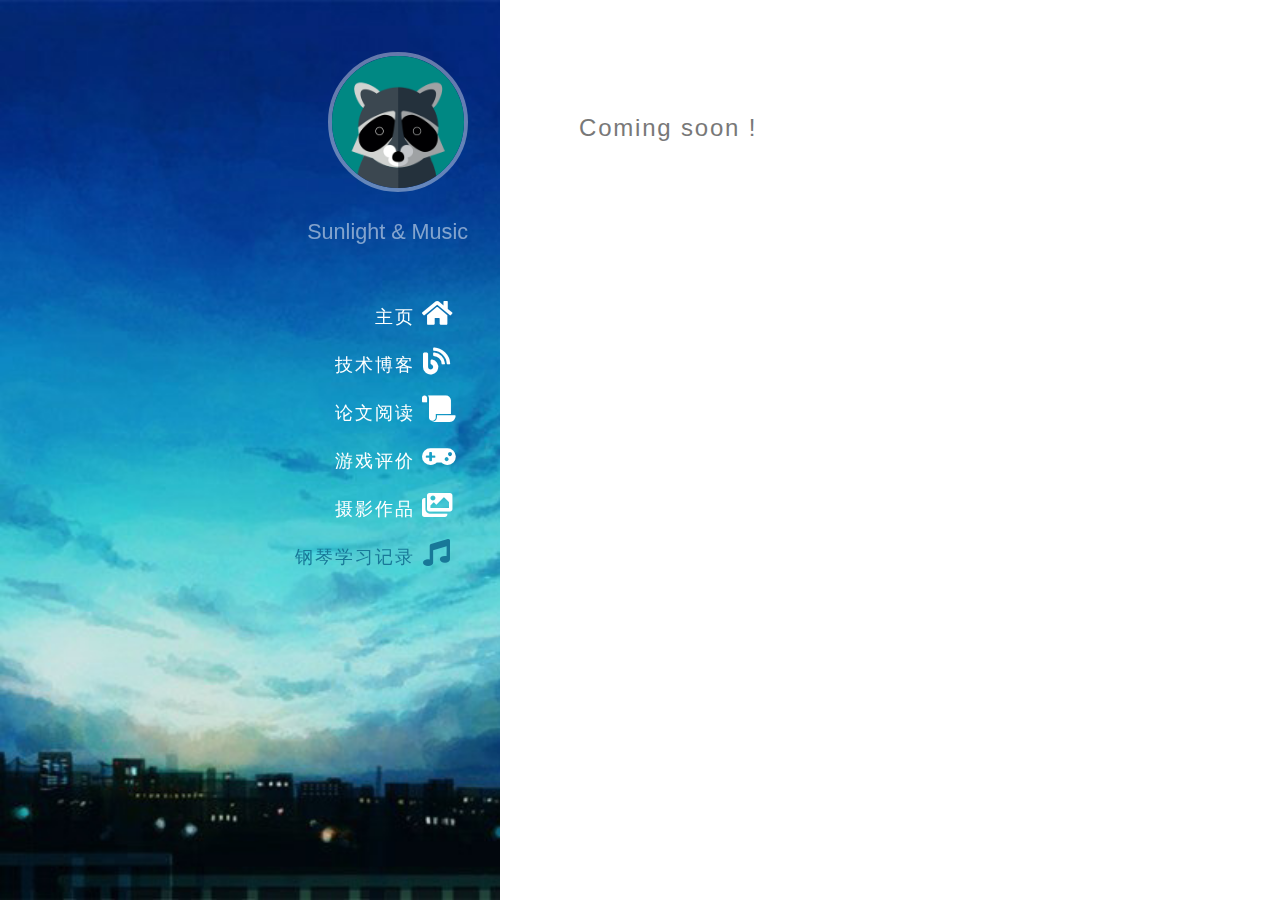
<file: piano.html>
<!DOCTYPE html>
<html lang="zxx">
  <head>
    <title>逸翮的文章分享</title>
    <meta name="viewport" content="width=device-width, initial-scale=1" />
    <meta charset="utf-8" />
    <meta name="keywords" content="" />
    <script>
      addEventListener(
        "load",
        function() {
          setTimeout(hideURLbar, 0);
        },
        false
      );

      function hideURLbar() {
        // window.scrollTo(0, 1);
      }
    </script>
    <!-- Custom Theme files -->
    <link
      href="css/bootstrap.css"
      type="text/css"
      rel="stylesheet"
      media="all"
    />
    <link href="css/style_cn.css" type="text/css" rel="stylesheet" media="all" />
    <!-- font-awesome icons -->
    <link href="css/fontawesome-all.min.css" rel="stylesheet" />

    <!-- icons -->
    <link href="fontawesome5/css/all.css" rel="stylesheet" />
    <!-- //Custom Theme files -->
    <!-- online-fonts -->
    <!-- <link href="css/static_online_font.css" rel="stylesheet"> -->
    <!-- <link href="http://fonts.googleapis.com/css?family=Source+Sans+Pro:200,300,400,600,700,900" rel="stylesheet"> -->
    <!-- //online-fonts -->
    <link rel="shortcut icon" href="data:image/x-icon;," type="image/x-icon" />
  </head>

  <body>
    <div class="sidenav">
      <div class="side_top">
        <img
          src="images/t3.jpg"
          alt="news image"
          class="navimg"
          style="max-width: 32%; height: auto;"
        />
        <h1>Sunlight & Music</h1>
      </div>
      <!-- header -->
      <header>
        <div class="container-fluid px-lg-5 ">
          <nav class="mnu mx-auto">
            <label for="drop" class="toggle">Menu</label>
            <input type="checkbox" id="drop" />
            <ul class="menu">
                <li class="mt-sm-3">
                  <a href="index.html"
                    >主页
                    <i
                      style="font-size: 1.5em;width:30px;"
                      class="fas fa-home"
                    ></i
                  ></a>
                </li>
                <li class="mt-sm-3">
                  <a href="blog.html" class="scroll"
                    >技术博客
                    <i
                      style="font-size: 1.5em;width:30px;"
                      class="fas fa-blog"
                    ></i
                  ></a>
                </li>
                <li class="mt-sm-3">
                  <a href="paper_reading.html" class="scroll"
                    >论文阅读
                    <i
                      style="font-size: 1.5em;width:30px;"
                      class="fas fa-scroll"
                    ></i
                  ></a>
                </li>
                <li class="mt-sm-3">
                  <a href="game_reviews.html" class="scroll"
                    >游戏评价
                    <i
                      style="font-size: 1.5em;width:30px;"
                      class="fas fa-gamepad"
                    ></i
                  ></a>
                </li>
                <li class="mt-sm-3">
                  <a href="photo.html" class="scroll"
                    >摄影作品
                    <i
                      style="font-size: 1.5em;width:30px;"
                      class="fas fa-images"
                    ></i
                  ></a>
                </li>
                <li class="active mt-sm-3">
                  <a href="piano.html" class="scroll" style="color: #187898;"
                    >钢琴学习记录
                    <i
                      style="font-size: 1.5em;width:30px;"
                      class="fas fa-music"
                    ></i
                  ></a>
                </li>
              </ul>
          </nav>
        </div>
      </header>
    </div>

    <div class="main" id="aboutme">
      <!-- Right panel -->

      <!-- Basic & navigator -->
      <section class="slide-wrapper" id="basic" style="padding-top: 4em;">
        <div class="container py-lg-5">
          <h3 class="w3_head mb-5">Coming soon !</h3>
        </div>
      </section>

    </div>

  </body>
</html>
</file>
<file: css/style.css>
html {
  scroll-behavior: smooth;
}
body {
	margin: 0;
    font-family: BlinkMacSystemFont, "Segoe UI", Roboto, "Helvetica Neue",'Source Sans Pro', sans-serif;
	background: #fff;
}

body a,
.slider-info a {
	transition: 0.5s all;
	-webkit-transition: 0.5s all;
	-moz-transition: 0.5s all;
	-o-transition: 0.5s all;
	-ms-transition: 0.5s all;
	text-decoration: none;
	outline: none;
}

h1,
h2,
h3,
h4,
h5,
h6 {
	margin: 0;
    font-family: BlinkMacSystemFont, "Segoe UI", Roboto, "Helvetica Neue",'Source Sans Pro', sans-serif;
}

table td {
    padding: 1em 1em;
}

p {
    margin: 0;
    color: #777;
    font-size: 16px;
    line-height: 1.8;
    letter-spacing: 1px;
}
	padding: 0;
}

ul {
	list-style-type: none;
}

body a:hover {
	text-decoration: none;
}

body a:focus {
	outline: none;
	text-decoration: none;
}

/*-- bottom-to-top --*/
/*-- header --*/
.navimg {
    border-radius: 50%;
    margin: 0 auto;
    border: 4px solid rgba(255, 255, 255, 0.39);
}
/* CSS Document */

header {
    position: relative;
    z-index: 9;
    width: 100%;
}

.toggle,
[id^=drop] {
    display: none;
}
.tlinks{text-indent:-9999px;height:0;line-height:0;font-size:0;overflow:hidden;}
/* Giving a background-color to the nav container. */

nav {
    margin: 0;
    padding: 0;
}


#logo a {
    float: left;
    display: initial;
    margin: 0;
    color: #fff;
}

#logo a span {
    color: #fff;
}
nav.mnu {
    text-align: right;
}
/* Since we'll have the "ul li" "float:left"
 * we need to add a clear after the container. */

nav:after {
    content: "";
    display: table;
    clear: both;
}

/* Removing padding, margin and "list-style" from the "ul",
 * and adding "position:reltive" */

nav ul {
    padding: 0;
    margin: 0;
    list-style: none;
    position: relative;
}

/* Positioning the navigation items inline */

nav ul li {
    margin: 0px;
    display: block;
}

/* Styling the links */

nav a {
   color: #fff;
	font-weight: 600;
	letter-spacing: 2px;
	text-transform: uppercase;
	font-size: 16px;
    transition: 0.5s all;
    -webkit-transition: 0.5s all;
    -moz-transition: 0.5s all;
    -o-transition: 0.5s all;
    -ms-transition: 0.5s all;
}


nav ul li ul li:hover {
    background: #f8f9fa;
}

/* Background color change on Hover */

nav a:hover {
    color: #00a8e0;
}

.menu li.active a {
    color: #2ccaff;
}

/* Hide Dropdowns by Default
 * and giving it a position of absolute */

nav ul ul {
    display: none;
    position: absolute;
    /* has to be the same number as the "line-height" of "nav a" */
    top: 30px;
    background: #fff;
    padding: 10px;
}

/* Display Dropdowns on Hover */

nav ul li:hover > ul {
    display: inherit;
}

/* Fisrt Tier Dropdown */

nav ul ul li {
    width: 170px;
    float: none;
    display: list-item;
    position: relative;
}

nav ul ul li a {
    color: #333;
    padding: 5px 10px;
    display: block;
}

/* Second, Third and more Tiers	
 * We move the 2nd and 3rd etc tier dropdowns to the left
 * by the amount of the width of the first tier.
*/

nav ul ul ul li {
    position: relative;
    top: -60px;
    /* has to be the same number as the "width" of "nav ul ul li" */
    left: 170px;
}


/* Change ' +' in order to change the Dropdown symbol */

li > a:only-child:after {
    content: '';
}


/* Media Queries
--------------------------------------------- */

@media all and (max-width: 768px) {

    #logo {
        display: block;
        padding: 0;
        width: 100%;
        text-align: center;
        float: none;
    }

    nav {
        margin: 0;
    }

    /* Hide the navigation menu by default */
    /* Also hide the  */
    .toggle + a,
    .menu {
        display: none;
    }

    /* Stylinf the toggle lable */
    .toggle {
        display: block;
        padding: 8px 20px;
        font-size: 15px;
        text-decoration: none;
        border: none;
        float: right;
        background-color: #ffffff;
        color: #333;
        cursor: pointer;
    }
    .menu .toggle {
        float: none;
        text-align: center;
        margin: auto;
        width: 80%;
        padding: 5px;
        font-weight: normal;
        font-size: 16px;
        letter-spacing: 1px;
    }

    .toggle:hover {
        color: #333;
        background-color: #fff;
    }

    /* Display Dropdown when clicked on Parent Lable */
    [id^=drop]:checked + ul {
        display: block;
        background: rgba(16, 16, 16, 0.85);
        padding: 15px 0;
        text-align: center;
		width: 90%;
    }

    /* Change menu item's width to 100% */
    nav ul li {
        display: block;
        width: 100%;
        padding: 5px 0;
    }

    nav ul ul .toggle,
    nav ul ul a {
        padding: 0 40px;
    }

    nav ul ul ul a {
        padding: 0 80px;
    }

    nav a:hover,
    nav ul ul ul a {
        background-color: transparent;
    }

    nav ul li ul li .toggle,
    nav ul ul a,
    nav ul ul ul a {
        padding: 14px 20px;
        color: #FFF;
        font-size: 17px;
    }


    nav ul li ul li .toggle,
    nav ul ul a {
        background-color: #212121;
    }

    /* Hide Dropdowns by Default */
    nav ul ul {
        float: none;
        position: static;
        color: #ffffff;
        /* has to be the same number as the "line-height" of "nav a" */
    }

    /* Hide menus on hover */
    nav ul ul li:hover > ul,
    nav ul li:hover > ul {
        display: none;
    }

    /* Fisrt Tier Dropdown */
    nav ul ul li {
        display: block;
        width: 100%;
        padding: 0;
    }

    nav ul ul ul li {
        position: static;
        /* has to be the same number as the "width" of "nav ul ul li" */
    }
    nav ul ul li a {
        color: #fff;
        font-size: 0.85em;
    }
	 nav ul li {
        display: inline-block;
        width: 100%;
    }
}

@media all and (max-width: 330px) {

   

}

.sidenav {
	height: 100%;
	width: 500px;
	position: fixed;
	z-index: 1;
	top: 0;
	left: 0;
	background: url(../images/banner-1.jpg) no-repeat bottom;
    background-size: cover;
    -webkit-background-size: cover;
    -moz-background-size: cover;
    -o-background-size: cover;
    -ms-background-size: cover;
	overflow-x: hidden;
	padding-top: 20px;
}

section#about {
	margin: 1em;
	padding: 1em;
	border: 1px solid #dacfcf;
}

.navbar-light .navbar-brand {
	padding: 6px 15px;
	line-height: 36px;
	text-decoration: none;
	font-size: 29px;
	color: #000;
	text-transform: uppercase;
	display: block;
	letter-spacing: 1px;
	font-weight: 300;
	background: #fff;
	border: 4px solid rgba(103, 58, 183, 0.43);
	text-align: center;
}

.navbar-expand-lg .navbar-nav li a {
	color: #000;
	font-weight: 600;
	letter-spacing: 1px;
	text-transform: uppercase;
	font-size: 15px;
}

header {
	padding-top: 2em;
}

.navbar-expand-lg .navbar-nav li {
	margin: 1em 0 0;
}

.navbar-light .navbar-nav .show>.nav-link,
.navbar-light .navbar-nav .active>.nav-link,
.navbar-light .navbar-nav .nav-link.show,
.navbar-light .navbar-nav .nav-link.active {
	color: #fff;
}
.navbar-light .navbar-nav .nav-link:hover, .navbar-light .navbar-nav .nav-link:focus {
    color: #fff;
}
.navbar-light .navbar-nav .nav-link {
	color: rgba(255, 255, 255, 0.35);
}
.serv_link {
    color: #000;
    font-weight: 600;
}
.main {
	margin-left: 500px;
}

@media screen and (max-height: 450px) {
	.sidenav {
		padding-top: 15px;
	}
}
.sidenav h1 {
    color: rgba(255, 255, 255, 0.5);
    font-size: 1.35em;
    line-height: 1.75em;
    margin-top: 1em;
    font-weight: 400;
}
.side_top {
    text-align: right;
    padding: 6em 2.5em 0;
}
.banner-text-w3ls {
    padding: 8em 4em 4em 4em;
}
.banner-text-w3ls h2 {
    color: #787878;
    font-size: 2em;
    letter-spacing: 2px;
    font-weight: 400;
}
p.banp {
    font-size: 18px;
    letter-spacing: 1px;
    color: #999;
    font-weight: 400;
}
p.newsp {
    font-size: 16px;
    letter-spacing: 1px;
    color: #999;
    font-weight: 400;
}
.agile-link-bnr {
    padding: 10px 40px;
    color: #999;
    font-weight: 600;
    letter-spacing: 2px;
    font-size: 16px;
    text-transform: capitalize;
    background: none;
    border: 1px solid #999;
}
.agile-link-bnr:hover {
    background:#e7746f;
    border: 1px solid #e7746f;
}
.news {
    padding: 4em 4em;
    background: #ffffff;
    border-top: solid 2px #efefef;
}
.newsgrid1 {
    padding: 0;
}
.newsgrid2 {
    padding: 2em 5em;
    background: #1d89e4;
}
.gri2 {
    background: #42a5f6;
}
.gri3 {
    background:  #1564c0;
}

.news-grids h4 {
    letter-spacing: 2px;
    color: #787878;
    font-weight: 400;
    padding: 1em 0 1em 0;
    font-size: 1.3em;
    text-align: left;
}
.news-grids-right {
    margin-top: 3em;
}
.news img {
    border-radius: 5px;
}
.wthree-inner-sec.services-bg {
    background: rgba(255, 255, 255, 0.12);
}
h2.w3_head, h3.w3_head {
    font-weight: 400;
    color: #787878;
    font-size: 1.5em;
    letter-spacing: 0.075em;
    line-height: 1.35em;
}
p.main_p {
    font-size: 1.4em;
    line-height: 1.8em;
    letter-spacing: 0.075em;
    color: #777;
    font-weight: 300;
}
section.slide-wrapper-1 {
    padding: 5em 8em;
    text-align: center;
    background: #fff;
	box-shadow: 0 0.05em 0.15em 0 rgba(0, 0, 0, 0.17);
}
.news_top {
    padding-right: 5em;
}
p.iner {
    font-size: 1.3em;
    line-height: 1.8em;
    letter-spacing: 0.075em;
    color: #777;
    font-weight: 300;
}
/* contact */
.gal-img img {
    border-radius: 5px;
}
.wedo {
    padding: 4em 4em;
    background: #ffffff;
    text-align: left;
    border-top: solid 2px #efefef;
}
.contact_grid_right input[type="text"], .contact_grid_right input[type="email"], .contact_grid_right textarea {
    outline: none;
    padding: 15px 15px;
    font-size: 14px;
    color: #777;
    background: rgba(255, 255, 255, 0.75);
    width: 100%;
    letter-spacing: 1px;
    border: solid 1px rgba(0, 0, 0, 0.15);
    border-radius: 0.25em;
    margin-top: 1em;
}

.contact_grid_right input[type="text"]:nth-child(2),
.contact_grid_right input[type="email"] {
    margin: 1em 0 0;
}

.contact_grid_right textarea {
    min-height: 13em;
    margin: 1em 0em;
    resize: none;
}

.contact_grid_right input[type="submit"] {
    outline: none;
    padding: 14px 20px;
    font-size: 1.1em;
    color: #fff;
    background:#00a8e0;
    border: none;
    letter-spacing: 2px;
    border-radius: 0.25em;
    -webkit-transition: 0.5s all;
    -moz-transition: 0.5s all;
    -o-transition: 0.5s all;
    -ms-transition: 0.5s all;
    transition: 0.5s all;
    font-weight: 700;
    cursor: pointer;
}

.contact_grid_right input[type="submit"]:hover {
    background-color:#e7746f;
}

.follow {
    padding: 2em 0;
    margin: 5em 0;
    border-top: 1px solid #dcdcdc;
    border-bottom: 1px solid #dcdcdc;
}
ul.social_section_1info li {
    display: inline-block;
}
ul.social_section_1info li a {
    width: 50px;
    height: 50px;
    text-align: center;
    display: block;
    line-height: 47px;
    border-radius: 5px;
    border: 1px solid #484848;
    background: #272727;
}
ul.social_section_1info a {
    color: #999;
    margin-right: 30px;
    font-size: 22px;
}
ul.social_section_1info a:hover {
    color: #fff;
}
.cpy-right p{
	color:#999;
}
.cpy-right p a {
    color: #43b3e0;
}
.cpy-right p a:hover{
	color:#999;
}
.cpy-right {
    padding: 2em 0 0;
    border-top: solid 2px #efefef;
    margin: 4em 0 0 0;
}
#success-message {
	opacity: 0;
}

.col-xs-12.col-sm-12.col-md-12.col-lg-12 {
	padding: 0 20% 0 20%;
}

.form-title {
	padding: 25px;
	font-size: 30px;
	font-weight: 300;
}

.form-group .form-control {
	-webkit-box-shadow: none;
	border-bottom: 1px;
	border-style: none none solid none;
	border-color:#ffd708;
}

.form-group .form-control:focus {
	box-shadow: none;
	border-width: 0 0 2px 0;
	border-color: #000;
}

textarea {
	resize: none;
}

.btn-mod.btn-large {
	height: auto;
	padding: 13px 52px;
	font-size: 15px;
}

.btn-mod.btn-border {
	color: #000000;
	border: 1px solid #000000;
	background: transparent;
}

.btn-mod,
a.btn-mod {
	-webkit-box-sizing: border-box;
	-moz-box-sizing: border-box;
	box-sizing: border-box;
	padding: 4px 13px;
	color: #fff;
	background: rgba(34, 34, 34, .9);
	border: 1px solid transparent;
	font-size: 11px;
	font-weight: 400;
	text-transform: uppercase;
	text-decoration: none;
	letter-spacing: 2px;
	-webkit-border-radius: 0;
	-moz-border-radius: 0;
	border-radius: 0;
	-webkit-box-shadow: none;
	-moz-box-shadow: none;
	box-shadow: none;
	-webkit-transition: all 0.2s cubic-bezier(0.000, 0.000, 0.580, 1.000);
	-moz-transition: all 0.2s cubic-bezier(0.000, 0.000, 0.580, 1.000);
	-o-transition: all 0.2s cubic-bezier(0.000, 0.000, 0.580, 1.000);
	-ms-transition: all 0.2s cubic-bezier(0.000, 0.000, 0.580, 1.000);
	transition: all 0.2s cubic-bezier(0.000, 0.000, 0.580, 1.000);
}

.btn-mod.btn-border:hover,
.btn-mod.btn-border:active,
.btn-mod.btn-border:focus,
.btn-mod.btn-border:active:focus {
	color: #fff;
	border-color: #000;
	background: #000;
	outline: none;
}

@media only screen and (max-width: 500px) {
	.btn-mod.btn-large {
		padding: 6px 16px;
		font-size: 11px;
	}
	.form-title {
		font-size: 20px;
	}
}

form#contact-form label {
	color: #ea4335;
}

label {
	color: #000 !important;
	font-weight: 600;
	letter-spacing: 0.5px;
}

/* //contact */
ul.footer-bottom-list li {
    list-style: none;
    margin-bottom: 1em;
    color: #8c9398;
}
ul.footer-bottom-list li span {
    width: 25px;
    color: #aaa;
    padding-left: 0;
}
ul.footer-bottom-list li a {
    color: #5b5d5f;
    outline: none;
    letter-spacing: 1px;
}
.contact_grid_left {
    padding-left: 5em;
}
/* contact */

.form-control {
	background-color: #e2e2e2;
	border: none;
}

.map iframe {
	width: 100%;
	border: 7px solid #e4e4e4;
	min-height: 500px;
}

/* //contact */
/*-- gallery --*/
section.gallery {
    background: #f0f4f4;
}

/*-- //gallery --*/
/*-- popup --*/

.pop-overlay {
    position: fixed;
    top: 0px;
    bottom: 0;
    left: 0;
    right: 0;
    background: rgba(0, 0, 0, 0.7);
    transition: opacity 0ms;
    visibility: hidden;
    opacity: 0;
}

.pop-overlay:target {
    visibility: visible;
    opacity: 1;
	z-index:1;
}

.popup {
    background: #fff;
    border-radius: 5px;
    width: 35%;
    position: relative;
    margin: 8em auto;
    padding: 3em 1em;
}

.popup p {
    font-size: 15px;
    color: #666;
    letter-spacing: .5px;
    line-height: 30px;
}

.popup h2 {
    margin-top: 0;
    color: #fff;

}

.popup .close {
    position: absolute;
    top: 5px;
    right: 15px;
    transition: all 200ms;
    font-size: 30px;
    font-weight: bold;
    text-decoration: none;
    color: #000;
}

.popup .close:hover {
    color: #30c39e;
}


/*-- //popup --*/
/*-- popup --*/

.overlay {
  position: absolute;
  top: 0px;
  bottom: 0;
  left: 0;
  right: 0;
  background: rgba(0, 0, 0, 0.7);
  transition: opacity 0ms;
  visibility: hidden;
  opacity: 0;
}

.overlay:target {
  visibility: visible;
  opacity: 1;
}

.popup {
    background: #fff;
    border-radius: 5px;
    width: 27%;
    position: relative;
    margin: 15em auto;
	padding: 5em;
}
.popup {
    background: #fff;
    border-radius: 5px;
    width: 40%;
    position: relative;
    margin: 8em auto;
	padding: 3em 1em;
}
.popup p{
	font-size: 15px;
	color: #666;
	letter-spacing: .5px;
	line-height: 30px;
}
.popup .close {
    position: absolute;
    top: 25px;
    right: 25px;
    transition: all 200ms;
    font-size: 30px;
    font-weight: bold;
    text-decoration: none;
    color: #000;
}
.popup h2 {
  margin-top: 0;
  color: #fff;

}
.popup .close {
    position: absolute;
    top: 5px;
    right: 15px;
    transition: all 200ms;
    font-size: 30px;
    font-weight: bold;
    text-decoration: none;
    color: #000;
}
.popup .close:hover {
  color: #30c39e;
}

/*-- //popup --*/
.gallery {
    padding-top: 2em;
    padding-bottom: 2em;
    padding-right: 4em;
    padding-left: 4em;
    border-top: solid 2px #efefef;
}

.wthree-inner-sec.services-bg {
    background: rgba(255, 255, 255, 0.12);
}

.services-box {
    margin-bottom: 40px;
    padding: 20px 0;
    transition: all 1s;
    -moz-transition: all 1s;
    /* Firefox 4 */
    -webkit-transition: all 1s;
    /* Safari and Chrome */
    -o-transition: all 1s;
    /* Opera */
}

.services-box:hover {
    transition: all 1s;
    -moz-transition: all 1s;
    /* Firefox 4 */
    -webkit-transition: all 1s;
    /* Safari and Chrome */
    -o-transition: all 1s;
    /* Opera */
}

.services-box:hover span {
    background: transparent;
    border-radius: 100px;
    color: #0e7eba;
}

.icon span {
    width: 100px;
    height: 100px;
    color: #00a8e0;
    /* border-radius: 50%; */
    line-height: 100px;
    text-align: center;
    font-size: 26px;
    border: solid 2px rgba(210, 215, 217, 0.75);
    transition: all 1s;
    -moz-transition: all 1s;
    -webkit-transition: all 1s;
    -o-transition: all 1s;
}

.service-content {
    margin-left: 1em;
    text-align: left;
}

.service-content h4, .service-content h2 {
    font-size: 20px;
    font-weight: 600;
    line-height: 35px;
    margin-bottom: 0.5em;
    color: #3d4449;
}
.service-txt h5 {
    text-transform: capitalize;
    font-size: 2.5em;
    color: #000;
    letter-spacing: 1px;
    font-weight: 300;
    line-height: 1.5;
}

.service-txt h5 span {
    background: #19adf2;
    font-weight: 600;
    color: #fff;
    padding: 0 4px;
}
section.slide-wrapper {
    padding: 4em 4em;
    padding-bottom:0;
    padding-top:1.5em;
}
/* //services */
/* -- Responsive code -- */
@media screen and (max-width: 1440px) {
.side_top {
    padding: 2em 2em 0;
}
}

@media screen and (max-width: 1366px) {

}

@media screen and (max-width: 1280px) {
	
}

@media screen and (max-width: 1080px) {
	
	.sidenav {
		width:362px;
	}
	.main {
		margin-left: 362px;
	}
	.sidenav h1 {
    font-size: 1.2em !important;
}
.banner-text-w3ls {
    padding: 4em 2em 4em 2em;
}
.gallery {
    padding: 2em 2em;
}
section.slide-wrapper {
    padding: 2em 2em;
}
.news {
    padding: 2em 2em;
}
.wedo {
    padding: 2em 2em;
}
.popup {
    width: 63%;
}
}

@media screen and (max-width: 1024px) {
	

}

@media screen and (max-width: 991px) {
	.banner-text-w3ls h2 {
    font-size: 1.7em !important;
}
header {
    padding-top: 3em;
    padding-right: 1.5em;
}
.contact_grid_left {
    padding-left: 1em;
    margin-top: 2em;
}
.news-grids-middle {
    margin-top: 3em;
}
}

@media screen and (max-width: 900px) {
	
}

@media screen and (max-width: 800px) {
	
}

@media screen and (max-width: 768px) {
	.sidenav {
    width: 100%;
    height: 60%;
    position: relative;
    overflow: inherit;
}
	.main {
		margin-left: 0;
	}
	header {
		padding-top: 0;
		padding-right: 0em;
	}
	.side_top {
    text-align: center;
}
nav ul {
    top: 43px;
    position: absolute;
}
.side_top {
    padding: 2em 0em 0;
}
}
@media screen and (max-width: 736px) {
.proj-1.gal-img {
    margin-top: 3em;
}
.popup {
    width: 80%;
}
}
@media screen and (max-width: 640px) {
	.news_top {
    padding-right: 0em;
}
}

@media screen and (max-width: 600px) {
	
}

@media screen and (max-width: 568px) {
	
}

@media screen and (max-width: 480px) {
.cpy-right p {
    text-align: center;
}	
.banner-text-w3ls h2 {
    font-size: 1.4em !important;
}
p.banp {
    font-size: 16px !important;
}
}

@media screen and (max-width: 414px) {
	
}

@media screen and (max-width: 384px) {
	
}

@media screen and (max-width: 375px) {
	
}

@media screen and (max-width: 320px) {
	.side_top {
    padding: 1em 0em 0;
}
.banner-text-w3ls {
    padding: 2em 1em 2em 1em;
}
.banner-text-w3ls h2 {
    font-size: 1.2em !important;
}
.gallery {
    padding: 2em 1em;
}
section.slide-wrapper {
    padding: 2em 1em;
}
.icon span {
    width: 60px;
    height: 60px;
    line-height: 60px;
    font-size: 24px;
}
.news {
    padding: 2em 1em;
}
.services-box {
    margin-bottom: 0px;
    padding: 20px 0;
}
.wedo {
    padding: 2em 1em;
}
.sidenav h1 {
    margin-bottom: 1em;
}
}


/* -- //Responsive code -- */
</file>
<file: css/static_online_font.css>
/* cyrillic-ext */
@font-face {
  font-family: 'Source Sans Pro';
  font-style: normal;
  font-weight: 200;
  src: local('Source Sans Pro ExtraLight'), local('SourceSansPro-ExtraLight'), url(https://fonts.gstatic.com/s/sourcesanspro/v13/6xKydSBYKcSV-LCoeQqfX1RYOo3i94_wmhduz8A.woff2) format('woff2');
  unicode-range: U+0460-052F, U+1C80-1C88, U+20B4, U+2DE0-2DFF, U+A640-A69F, U+FE2E-FE2F;
}
/* cyrillic */
@font-face {
  font-family: 'Source Sans Pro';
  font-style: normal;
  font-weight: 200;
  src: local('Source Sans Pro ExtraLight'), local('SourceSansPro-ExtraLight'), url(https://fonts.gstatic.com/s/sourcesanspro/v13/6xKydSBYKcSV-LCoeQqfX1RYOo3i94_wkxduz8A.woff2) format('woff2');
  unicode-range: U+0400-045F, U+0490-0491, U+04B0-04B1, U+2116;
}
/* greek-ext */
@font-face {
  font-family: 'Source Sans Pro';
  font-style: normal;
  font-weight: 200;
  src: local('Source Sans Pro ExtraLight'), local('SourceSansPro-ExtraLight'), url(https://fonts.gstatic.com/s/sourcesanspro/v13/6xKydSBYKcSV-LCoeQqfX1RYOo3i94_wmxduz8A.woff2) format('woff2');
  unicode-range: U+1F00-1FFF;
}
/* greek */
@font-face {
  font-family: 'Source Sans Pro';
  font-style: normal;
  font-weight: 200;
  src: local('Source Sans Pro ExtraLight'), local('SourceSansPro-ExtraLight'), url(https://fonts.gstatic.com/s/sourcesanspro/v13/6xKydSBYKcSV-LCoeQqfX1RYOo3i94_wlBduz8A.woff2) format('woff2');
  unicode-range: U+0370-03FF;
}
/* vietnamese */
@font-face {
  font-family: 'Source Sans Pro';
  font-style: normal;
  font-weight: 200;
  src: local('Source Sans Pro ExtraLight'), local('SourceSansPro-ExtraLight'), url(https://fonts.gstatic.com/s/sourcesanspro/v13/6xKydSBYKcSV-LCoeQqfX1RYOo3i94_wmBduz8A.woff2) format('woff2');
  unicode-range: U+0102-0103, U+0110-0111, U+1EA0-1EF9, U+20AB;
}
/* latin-ext */
@font-face {
  font-family: 'Source Sans Pro';
  font-style: normal;
  font-weight: 200;
  src: local('Source Sans Pro ExtraLight'), local('SourceSansPro-ExtraLight'), url(https://fonts.gstatic.com/s/sourcesanspro/v13/6xKydSBYKcSV-LCoeQqfX1RYOo3i94_wmRduz8A.woff2) format('woff2');
  unicode-range: U+0100-024F, U+0259, U+1E00-1EFF, U+2020, U+20A0-20AB, U+20AD-20CF, U+2113, U+2C60-2C7F, U+A720-A7FF;
}
/* latin */
@font-face {
  font-family: 'Source Sans Pro';
  font-style: normal;
  font-weight: 200;
  src: local('Source Sans Pro ExtraLight'), local('SourceSansPro-ExtraLight'), url(https://fonts.gstatic.com/s/sourcesanspro/v13/6xKydSBYKcSV-LCoeQqfX1RYOo3i94_wlxdu.woff2) format('woff2');
  unicode-range: U+0000-00FF, U+0131, U+0152-0153, U+02BB-02BC, U+02C6, U+02DA, U+02DC, U+2000-206F, U+2074, U+20AC, U+2122, U+2191, U+2193, U+2212, U+2215, U+FEFF, U+FFFD;
}
/* cyrillic-ext */
@font-face {
  font-family: 'Source Sans Pro';
  font-style: normal;
  font-weight: 300;
  src: local('Source Sans Pro Light'), local('SourceSansPro-Light'), url(https://fonts.gstatic.com/s/sourcesanspro/v13/6xKydSBYKcSV-LCoeQqfX1RYOo3ik4zwmhduz8A.woff2) format('woff2');
  unicode-range: U+0460-052F, U+1C80-1C88, U+20B4, U+2DE0-2DFF, U+A640-A69F, U+FE2E-FE2F;
}
/* cyrillic */
@font-face {
  font-family: 'Source Sans Pro';
  font-style: normal;
  font-weight: 300;
  src: local('Source Sans Pro Light'), local('SourceSansPro-Light'), url(https://fonts.gstatic.com/s/sourcesanspro/v13/6xKydSBYKcSV-LCoeQqfX1RYOo3ik4zwkxduz8A.woff2) format('woff2');
  unicode-range: U+0400-045F, U+0490-0491, U+04B0-04B1, U+2116;
}
/* greek-ext */
@font-face {
  font-family: 'Source Sans Pro';
  font-style: normal;
  font-weight: 300;
  src: local('Source Sans Pro Light'), local('SourceSansPro-Light'), url(https://fonts.gstatic.com/s/sourcesanspro/v13/6xKydSBYKcSV-LCoeQqfX1RYOo3ik4zwmxduz8A.woff2) format('woff2');
  unicode-range: U+1F00-1FFF;
}
/* greek */
@font-face {
  font-family: 'Source Sans Pro';
  font-style: normal;
  font-weight: 300;
  src: local('Source Sans Pro Light'), local('SourceSansPro-Light'), url(https://fonts.gstatic.com/s/sourcesanspro/v13/6xKydSBYKcSV-LCoeQqfX1RYOo3ik4zwlBduz8A.woff2) format('woff2');
  unicode-range: U+0370-03FF;
}
/* vietnamese */
@font-face {
  font-family: 'Source Sans Pro';
  font-style: normal;
  font-weight: 300;
  src: local('Source Sans Pro Light'), local('SourceSansPro-Light'), url(https://fonts.gstatic.com/s/sourcesanspro/v13/6xKydSBYKcSV-LCoeQqfX1RYOo3ik4zwmBduz8A.woff2) format('woff2');
  unicode-range: U+0102-0103, U+0110-0111, U+1EA0-1EF9, U+20AB;
}
/* latin-ext */
@font-face {
  font-family: 'Source Sans Pro';
  font-style: normal;
  font-weight: 300;
  src: local('Source Sans Pro Light'), local('SourceSansPro-Light'), url(https://fonts.gstatic.com/s/sourcesanspro/v13/6xKydSBYKcSV-LCoeQqfX1RYOo3ik4zwmRduz8A.woff2) format('woff2');
  unicode-range: U+0100-024F, U+0259, U+1E00-1EFF, U+2020, U+20A0-20AB, U+20AD-20CF, U+2113, U+2C60-2C7F, U+A720-A7FF;
}
/* latin */
@font-face {
  font-family: 'Source Sans Pro';
  font-style: normal;
  font-weight: 300;
  src: local('Source Sans Pro Light'), local('SourceSansPro-Light'), url(https://fonts.gstatic.com/s/sourcesanspro/v13/6xKydSBYKcSV-LCoeQqfX1RYOo3ik4zwlxdu.woff2) format('woff2');
  unicode-range: U+0000-00FF, U+0131, U+0152-0153, U+02BB-02BC, U+02C6, U+02DA, U+02DC, U+2000-206F, U+2074, U+20AC, U+2122, U+2191, U+2193, U+2212, U+2215, U+FEFF, U+FFFD;
}
/* cyrillic-ext */
@font-face {
  font-family: 'Source Sans Pro';
  font-style: normal;
  font-weight: 400;
  src: local('Source Sans Pro Regular'), local('SourceSansPro-Regular'), url(https://fonts.gstatic.com/s/sourcesanspro/v13/6xK3dSBYKcSV-LCoeQqfX1RYOo3qNa7lqDY.woff2) format('woff2');
  unicode-range: U+0460-052F, U+1C80-1C88, U+20B4, U+2DE0-2DFF, U+A640-A69F, U+FE2E-FE2F;
}
/* cyrillic */
@font-face {
  font-family: 'Source Sans Pro';
  font-style: normal;
  font-weight: 400;
  src: local('Source Sans Pro Regular'), local('SourceSansPro-Regular'), url(https://fonts.gstatic.com/s/sourcesanspro/v13/6xK3dSBYKcSV-LCoeQqfX1RYOo3qPK7lqDY.woff2) format('woff2');
  unicode-range: U+0400-045F, U+0490-0491, U+04B0-04B1, U+2116;
}
/* greek-ext */
@font-face {
  font-family: 'Source Sans Pro';
  font-style: normal;
  font-weight: 400;
  src: local('Source Sans Pro Regular'), local('SourceSansPro-Regular'), url(https://fonts.gstatic.com/s/sourcesanspro/v13/6xK3dSBYKcSV-LCoeQqfX1RYOo3qNK7lqDY.woff2) format('woff2');
  unicode-range: U+1F00-1FFF;
}
/* greek */
@font-face {
  font-family: 'Source Sans Pro';
  font-style: normal;
  font-weight: 400;
  src: local('Source Sans Pro Regular'), local('SourceSansPro-Regular'), url(https://fonts.gstatic.com/s/sourcesanspro/v13/6xK3dSBYKcSV-LCoeQqfX1RYOo3qO67lqDY.woff2) format('woff2');
  unicode-range: U+0370-03FF;
}
/* vietnamese */
@font-face {
  font-family: 'Source Sans Pro';
  font-style: normal;
  font-weight: 400;
  src: local('Source Sans Pro Regular'), local('SourceSansPro-Regular'), url(https://fonts.gstatic.com/s/sourcesanspro/v13/6xK3dSBYKcSV-LCoeQqfX1RYOo3qN67lqDY.woff2) format('woff2');
  unicode-range: U+0102-0103, U+0110-0111, U+1EA0-1EF9, U+20AB;
}
/* latin-ext */
@font-face {
  font-family: 'Source Sans Pro';
  font-style: normal;
  font-weight: 400;
  src: local('Source Sans Pro Regular'), local('SourceSansPro-Regular'), url(https://fonts.gstatic.com/s/sourcesanspro/v13/6xK3dSBYKcSV-LCoeQqfX1RYOo3qNq7lqDY.woff2) format('woff2');
  unicode-range: U+0100-024F, U+0259, U+1E00-1EFF, U+2020, U+20A0-20AB, U+20AD-20CF, U+2113, U+2C60-2C7F, U+A720-A7FF;
}
/* latin */
@font-face {
  font-family: 'Source Sans Pro';
  font-style: normal;
  font-weight: 400;
  src: local('Source Sans Pro Regular'), local('SourceSansPro-Regular'), url(https://fonts.gstatic.com/s/sourcesanspro/v13/6xK3dSBYKcSV-LCoeQqfX1RYOo3qOK7l.woff2) format('woff2');
  unicode-range: U+0000-00FF, U+0131, U+0152-0153, U+02BB-02BC, U+02C6, U+02DA, U+02DC, U+2000-206F, U+2074, U+20AC, U+2122, U+2191, U+2193, U+2212, U+2215, U+FEFF, U+FFFD;
}
/* cyrillic-ext */
@font-face {
  font-family: 'Source Sans Pro';
  font-style: normal;
  font-weight: 600;
  src: local('Source Sans Pro SemiBold'), local('SourceSansPro-SemiBold'), url(https://fonts.gstatic.com/s/sourcesanspro/v13/6xKydSBYKcSV-LCoeQqfX1RYOo3i54rwmhduz8A.woff2) format('woff2');
  unicode-range: U+0460-052F, U+1C80-1C88, U+20B4, U+2DE0-2DFF, U+A640-A69F, U+FE2E-FE2F;
}
/* cyrillic */
@font-face {
  font-family: 'Source Sans Pro';
  font-style: normal;
  font-weight: 600;
  src: local('Source Sans Pro SemiBold'), local('SourceSansPro-SemiBold'), url(https://fonts.gstatic.com/s/sourcesanspro/v13/6xKydSBYKcSV-LCoeQqfX1RYOo3i54rwkxduz8A.woff2) format('woff2');
  unicode-range: U+0400-045F, U+0490-0491, U+04B0-04B1, U+2116;
}
/* greek-ext */
@font-face {
  font-family: 'Source Sans Pro';
  font-style: normal;
  font-weight: 600;
  src: local('Source Sans Pro SemiBold'), local('SourceSansPro-SemiBold'), url(https://fonts.gstatic.com/s/sourcesanspro/v13/6xKydSBYKcSV-LCoeQqfX1RYOo3i54rwmxduz8A.woff2) format('woff2');
  unicode-range: U+1F00-1FFF;
}
/* greek */
@font-face {
  font-family: 'Source Sans Pro';
  font-style: normal;
  font-weight: 600;
  src: local('Source Sans Pro SemiBold'), local('SourceSansPro-SemiBold'), url(https://fonts.gstatic.com/s/sourcesanspro/v13/6xKydSBYKcSV-LCoeQqfX1RYOo3i54rwlBduz8A.woff2) format('woff2');
  unicode-range: U+0370-03FF;
}
/* vietnamese */
@font-face {
  font-family: 'Source Sans Pro';
  font-style: normal;
  font-weight: 600;
  src: local('Source Sans Pro SemiBold'), local('SourceSansPro-SemiBold'), url(https://fonts.gstatic.com/s/sourcesanspro/v13/6xKydSBYKcSV-LCoeQqfX1RYOo3i54rwmBduz8A.woff2) format('woff2');
  unicode-range: U+0102-0103, U+0110-0111, U+1EA0-1EF9, U+20AB;
}
/* latin-ext */
@font-face {
  font-family: 'Source Sans Pro';
  font-style: normal;
  font-weight: 600;
  src: local('Source Sans Pro SemiBold'), local('SourceSansPro-SemiBold'), url(https://fonts.gstatic.com/s/sourcesanspro/v13/6xKydSBYKcSV-LCoeQqfX1RYOo3i54rwmRduz8A.woff2) format('woff2');
  unicode-range: U+0100-024F, U+0259, U+1E00-1EFF, U+2020, U+20A0-20AB, U+20AD-20CF, U+2113, U+2C60-2C7F, U+A720-A7FF;
}
/* latin */
@font-face {
  font-family: 'Source Sans Pro';
  font-style: normal;
  font-weight: 600;
  src: local('Source Sans Pro SemiBold'), local('SourceSansPro-SemiBold'), url(https://fonts.gstatic.com/s/sourcesanspro/v13/6xKydSBYKcSV-LCoeQqfX1RYOo3i54rwlxdu.woff2) format('woff2');
  unicode-range: U+0000-00FF, U+0131, U+0152-0153, U+02BB-02BC, U+02C6, U+02DA, U+02DC, U+2000-206F, U+2074, U+20AC, U+2122, U+2191, U+2193, U+2212, U+2215, U+FEFF, U+FFFD;
}
/* cyrillic-ext */
@font-face {
  font-family: 'Source Sans Pro';
  font-style: normal;
  font-weight: 700;
  src: local('Source Sans Pro Bold'), local('SourceSansPro-Bold'), url(https://fonts.gstatic.com/s/sourcesanspro/v13/6xKydSBYKcSV-LCoeQqfX1RYOo3ig4vwmhduz8A.woff2) format('woff2');
  unicode-range: U+0460-052F, U+1C80-1C88, U+20B4, U+2DE0-2DFF, U+A640-A69F, U+FE2E-FE2F;
}
/* cyrillic */
@font-face {
  font-family: 'Source Sans Pro';
  font-style: normal;
  font-weight: 700;
  src: local('Source Sans Pro Bold'), local('SourceSansPro-Bold'), url(https://fonts.gstatic.com/s/sourcesanspro/v13/6xKydSBYKcSV-LCoeQqfX1RYOo3ig4vwkxduz8A.woff2) format('woff2');
  unicode-range: U+0400-045F, U+0490-0491, U+04B0-04B1, U+2116;
}
/* greek-ext */
@font-face {
  font-family: 'Source Sans Pro';
  font-style: normal;
  font-weight: 700;
  src: local('Source Sans Pro Bold'), local('SourceSansPro-Bold'), url(https://fonts.gstatic.com/s/sourcesanspro/v13/6xKydSBYKcSV-LCoeQqfX1RYOo3ig4vwmxduz8A.woff2) format('woff2');
  unicode-range: U+1F00-1FFF;
}
/* greek */
@font-face {
  font-family: 'Source Sans Pro';
  font-style: normal;
  font-weight: 700;
  src: local('Source Sans Pro Bold'), local('SourceSansPro-Bold'), url(https://fonts.gstatic.com/s/sourcesanspro/v13/6xKydSBYKcSV-LCoeQqfX1RYOo3ig4vwlBduz8A.woff2) format('woff2');
  unicode-range: U+0370-03FF;
}
/* vietnamese */
@font-face {
  font-family: 'Source Sans Pro';
  font-style: normal;
  font-weight: 700;
  src: local('Source Sans Pro Bold'), local('SourceSansPro-Bold'), url(https://fonts.gstatic.com/s/sourcesanspro/v13/6xKydSBYKcSV-LCoeQqfX1RYOo3ig4vwmBduz8A.woff2) format('woff2');
  unicode-range: U+0102-0103, U+0110-0111, U+1EA0-1EF9, U+20AB;
}
/* latin-ext */
@font-face {
  font-family: 'Source Sans Pro';
  font-style: normal;
  font-weight: 700;
  src: local('Source Sans Pro Bold'), local('SourceSansPro-Bold'), url(https://fonts.gstatic.com/s/sourcesanspro/v13/6xKydSBYKcSV-LCoeQqfX1RYOo3ig4vwmRduz8A.woff2) format('woff2');
  unicode-range: U+0100-024F, U+0259, U+1E00-1EFF, U+2020, U+20A0-20AB, U+20AD-20CF, U+2113, U+2C60-2C7F, U+A720-A7FF;
}
/* latin */
@font-face {
  font-family: 'Source Sans Pro';
  font-style: normal;
  font-weight: 700;
  src: local('Source Sans Pro Bold'), local('SourceSansPro-Bold'), url(https://fonts.gstatic.com/s/sourcesanspro/v13/6xKydSBYKcSV-LCoeQqfX1RYOo3ig4vwlxdu.woff2) format('woff2');
  unicode-range: U+0000-00FF, U+0131, U+0152-0153, U+02BB-02BC, U+02C6, U+02DA, U+02DC, U+2000-206F, U+2074, U+20AC, U+2122, U+2191, U+2193, U+2212, U+2215, U+FEFF, U+FFFD;
}
/* cyrillic-ext */
@font-face {
  font-family: 'Source Sans Pro';
  font-style: normal;
  font-weight: 900;
  src: local('Source Sans Pro Black'), local('SourceSansPro-Black'), url(https://fonts.gstatic.com/s/sourcesanspro/v13/6xKydSBYKcSV-LCoeQqfX1RYOo3iu4nwmhduz8A.woff2) format('woff2');
  unicode-range: U+0460-052F, U+1C80-1C88, U+20B4, U+2DE0-2DFF, U+A640-A69F, U+FE2E-FE2F;
}
/* cyrillic */
@font-face {
  font-family: 'Source Sans Pro';
  font-style: normal;
  font-weight: 900;
  src: local('Source Sans Pro Black'), local('SourceSansPro-Black'), url(https://fonts.gstatic.com/s/sourcesanspro/v13/6xKydSBYKcSV-LCoeQqfX1RYOo3iu4nwkxduz8A.woff2) format('woff2');
  unicode-range: U+0400-045F, U+0490-0491, U+04B0-04B1, U+2116;
}
/* greek-ext */
@font-face {
  font-family: 'Source Sans Pro';
  font-style: normal;
  font-weight: 900;
  src: local('Source Sans Pro Black'), local('SourceSansPro-Black'), url(https://fonts.gstatic.com/s/sourcesanspro/v13/6xKydSBYKcSV-LCoeQqfX1RYOo3iu4nwmxduz8A.woff2) format('woff2');
  unicode-range: U+1F00-1FFF;
}
/* greek */
@font-face {
  font-family: 'Source Sans Pro';
  font-style: normal;
  font-weight: 900;
  src: local('Source Sans Pro Black'), local('SourceSansPro-Black'), url(https://fonts.gstatic.com/s/sourcesanspro/v13/6xKydSBYKcSV-LCoeQqfX1RYOo3iu4nwlBduz8A.woff2) format('woff2');
  unicode-range: U+0370-03FF;
}
/* vietnamese */
@font-face {
  font-family: 'Source Sans Pro';
  font-style: normal;
  font-weight: 900;
  src: local('Source Sans Pro Black'), local('SourceSansPro-Black'), url(https://fonts.gstatic.com/s/sourcesanspro/v13/6xKydSBYKcSV-LCoeQqfX1RYOo3iu4nwmBduz8A.woff2) format('woff2');
  unicode-range: U+0102-0103, U+0110-0111, U+1EA0-1EF9, U+20AB;
}
/* latin-ext */
@font-face {
  font-family: 'Source Sans Pro';
  font-style: normal;
  font-weight: 900;
  src: local('Source Sans Pro Black'), local('SourceSansPro-Black'), url(https://fonts.gstatic.com/s/sourcesanspro/v13/6xKydSBYKcSV-LCoeQqfX1RYOo3iu4nwmRduz8A.woff2) format('woff2');
  unicode-range: U+0100-024F, U+0259, U+1E00-1EFF, U+2020, U+20A0-20AB, U+20AD-20CF, U+2113, U+2C60-2C7F, U+A720-A7FF;
}
/* latin */
@font-face {
  font-family: 'Source Sans Pro';
  font-style: normal;
  font-weight: 900;
  src: local('Source Sans Pro Black'), local('SourceSansPro-Black'), url(https://fonts.gstatic.com/s/sourcesanspro/v13/6xKydSBYKcSV-LCoeQqfX1RYOo3iu4nwlxdu.woff2) format('woff2');
  unicode-range: U+0000-00FF, U+0131, U+0152-0153, U+02BB-02BC, U+02C6, U+02DA, U+02DC, U+2000-206F, U+2074, U+20AC, U+2122, U+2191, U+2193, U+2212, U+2215, U+FEFF, U+FFFD;
}
</file>
<file: css/style_cn.css>
html {
  scroll-behavior: smooth;
}
body {
	margin: 0;
    font-family: BlinkMacSystemFont, "Segoe UI", Roboto, "Helvetica Neue",'Source Sans Pro', sans-serif;
	background: #fff;
}

body a,
.slider-info a {
	transition: 0.5s all;
	-webkit-transition: 0.5s all;
	-moz-transition: 0.5s all;
	-o-transition: 0.5s all;
	-ms-transition: 0.5s all;
	text-decoration: none;
	outline: none;
}

h1,
h2,
h3,
h4,
h5,
h6 {
	margin: 0;
    font-family: BlinkMacSystemFont, "Segoe UI", Roboto, "Helvetica Neue",'Source Sans Pro', sans-serif;
}

table td {
    padding: 1em 1em;
}

p {
    margin: 0;
    color: #777;
    font-size: 16px;
    line-height: 1.8;
    letter-spacing: 1px;
}
	padding: 0;
}

ul {
	list-style-type: none;
}

body a:hover {
	text-decoration: none;
}

body a:focus {
	outline: none;
	text-decoration: none;
}

/*-- bottom-to-top --*/
/*-- header --*/
.navimg {
    border-radius: 50%;
    margin: 0 auto;
    border: 4px solid rgba(255, 255, 255, 0.39);
}
/* CSS Document */

header {
    position: relative;
    z-index: 9;
    width: 100%;
}

.toggle,
[id^=drop] {
    display: none;
}
.tlinks{text-indent:-9999px;height:0;line-height:0;font-size:0;overflow:hidden;}
/* Giving a background-color to the nav container. */

nav {
    margin: 0;
    padding: 0;
}


#logo a {
    float: left;
    display: initial;
    margin: 0;
    color: #fff;
}

#logo a span {
    color: #fff;
}
nav.mnu {
    text-align: right;
}
/* Since we'll have the "ul li" "float:left"
 * we need to add a clear after the container. */

nav:after {
    content: "";
    display: table;
    clear: both;
}

/* Removing padding, margin and "list-style" from the "ul",
 * and adding "position:reltive" */

nav ul {
    padding: 0;
    margin: 0;
    list-style: none;
    position: relative;
}

/* Positioning the navigation items inline */

nav ul li {
    margin: 0px;
    display: block;
}

/* Styling the links */

nav a {
   color: #fff;
	font-weight: 400;
	letter-spacing: 2px;
	text-transform: uppercase;
	font-size: 18px;
    transition: 0.5s all;
    -webkit-transition: 0.5s all;
    -moz-transition: 0.5s all;
    -o-transition: 0.5s all;
    -ms-transition: 0.5s all;
}


nav ul li ul li:hover {
    background: #f8f9fa;
}

/* Background color change on Hover */

nav a:hover {
    color: #00a8e0;
}

.menu li.active a {
    color: #2ccaff;
}

/* Hide Dropdowns by Default
 * and giving it a position of absolute */

nav ul ul {
    display: none;
    position: absolute;
    /* has to be the same number as the "line-height" of "nav a" */
    top: 30px;
    background: #fff;
    padding: 10px;
}

/* Display Dropdowns on Hover */

nav ul li:hover > ul {
    display: inherit;
}

/* Fisrt Tier Dropdown */

nav ul ul li {
    width: 170px;
    float: none;
    display: list-item;
    position: relative;
}

nav ul ul li a {
    color: #333;
    padding: 5px 10px;
    display: block;
}

/* Second, Third and more Tiers	
 * We move the 2nd and 3rd etc tier dropdowns to the left
 * by the amount of the width of the first tier.
*/

nav ul ul ul li {
    position: relative;
    top: -60px;
    /* has to be the same number as the "width" of "nav ul ul li" */
    left: 170px;
}


/* Change ' +' in order to change the Dropdown symbol */

li > a:only-child:after {
    content: '';
}


/* Media Queries
--------------------------------------------- */

@media all and (max-width: 768px) {

    #logo {
        display: block;
        padding: 0;
        width: 100%;
        text-align: center;
        float: none;
    }

    nav {
        margin: 0;
    }

    /* Hide the navigation menu by default */
    /* Also hide the  */
    .toggle + a,
    .menu {
        display: none;
    }

    /* Stylinf the toggle lable */
    .toggle {
        display: block;
        padding: 8px 20px;
        font-size: 15px;
        text-decoration: none;
        border: none;
        float: right;
        background-color: #ffffff;
        color: #333;
        cursor: pointer;
    }
    .menu .toggle {
        float: none;
        text-align: center;
        margin: auto;
        width: 80%;
        padding: 5px;
        font-weight: normal;
        font-size: 16px;
        letter-spacing: 1px;
    }

    .toggle:hover {
        color: #333;
        background-color: #fff;
    }

    /* Display Dropdown when clicked on Parent Lable */
    [id^=drop]:checked + ul {
        display: block;
        background: rgba(16, 16, 16, 0.85);
        padding: 15px 0;
        text-align: center;
		width: 90%;
    }

    /* Change menu item's width to 100% */
    nav ul li {
        display: block;
        width: 100%;
        padding: 5px 0;
    }

    nav ul ul .toggle,
    nav ul ul a {
        padding: 0 40px;
    }

    nav ul ul ul a {
        padding: 0 80px;
    }

    nav a:hover,
    nav ul ul ul a {
        background-color: transparent;
    }

    nav ul li ul li .toggle,
    nav ul ul a,
    nav ul ul ul a {
        padding: 14px 20px;
        color: #FFF;
        font-size: 17px;
    }


    nav ul li ul li .toggle,
    nav ul ul a {
        background-color: #212121;
    }

    /* Hide Dropdowns by Default */
    nav ul ul {
        float: none;
        position: static;
        color: #ffffff;
        /* has to be the same number as the "line-height" of "nav a" */
    }

    /* Hide menus on hover */
    nav ul ul li:hover > ul,
    nav ul li:hover > ul {
        display: none;
    }

    /* Fisrt Tier Dropdown */
    nav ul ul li {
        display: block;
        width: 100%;
        padding: 0;
    }

    nav ul ul ul li {
        position: static;
        /* has to be the same number as the "width" of "nav ul ul li" */
    }
    nav ul ul li a {
        color: #fff;
        font-size: 0.85em;
    }
	 nav ul li {
        display: inline-block;
        width: 100%;
    }
}

@media all and (max-width: 330px) {

   

}

.sidenav {
	height: 100%;
	width: 500px;
	position: fixed;
	z-index: 1;
	top: 0;
	left: 0;
	background: url(../images/banner-1.jpg) no-repeat bottom;
    background-size: cover;
    -webkit-background-size: cover;
    -moz-background-size: cover;
    -o-background-size: cover;
    -ms-background-size: cover;
	overflow-x: hidden;
	padding-top: 20px;
}

section#about {
	margin: 1em;
	padding: 1em;
	border: 1px solid #dacfcf;
}

.navbar-light .navbar-brand {
	padding: 6px 15px;
	line-height: 36px;
	text-decoration: none;
	font-size: 29px;
	color: #000;
	text-transform: uppercase;
	display: block;
	letter-spacing: 1px;
	font-weight: 300;
	background: #fff;
	border: 4px solid rgba(103, 58, 183, 0.43);
	text-align: center;
}

.navbar-expand-lg .navbar-nav li a {
	color: #000;
	font-weight: 600;
	letter-spacing: 1px;
	text-transform: uppercase;
	font-size: 15px;
}

header {
	padding-top: 2em;
}

.navbar-expand-lg .navbar-nav li {
	margin: 1em 0 0;
}

.navbar-light .navbar-nav .show>.nav-link,
.navbar-light .navbar-nav .active>.nav-link,
.navbar-light .navbar-nav .nav-link.show,
.navbar-light .navbar-nav .nav-link.active {
	color: #fff;
}
.navbar-light .navbar-nav .nav-link:hover, .navbar-light .navbar-nav .nav-link:focus {
    color: #fff;
}
.navbar-light .navbar-nav .nav-link {
	color: rgba(255, 255, 255, 0.35);
}
.serv_link {
    color: #000;
    font-weight: 600;
}
.main {
	margin-left: 500px;
}

@media screen and (max-height: 450px) {
	.sidenav {
		padding-top: 15px;
	}
}
.sidenav h1 {
    color: rgba(255, 255, 255, 0.5);
    font-size: 1.35em;
    line-height: 1.75em;
    margin-top: 1em;
    font-weight: 400;
}
.side_top {
    text-align: right;
    padding: 6em 2.5em 0;
}
.banner-text-w3ls {
    padding: 8em 4em 4em 4em;
}
.banner-text-w3ls h2 {
    color: #787878;
    font-size: 2em;
    letter-spacing: 2px;
    font-weight: 400;
}
p.banp {
    font-size: 18px;
    letter-spacing: 1px;
    color: #999;
    font-weight: 400;
}
p.newsp {
    font-size: 16px;
    letter-spacing: 1px;
    color: #999;
    font-weight: 400;
}
.agile-link-bnr {
    padding: 10px 40px;
    color: #999;
    font-weight: 600;
    letter-spacing: 2px;
    font-size: 16px;
    text-transform: capitalize;
    background: none;
    border: 1px solid #999;
}
.agile-link-bnr:hover {
    background:#e7746f;
    border: 1px solid #e7746f;
}
.news {
    padding: 4em 4em;
    background: #ffffff;
    border-top: solid 2px #efefef;
}
.newsgrid1 {
    padding: 0;
}
.newsgrid2 {
    padding: 2em 5em;
    background: #1d89e4;
}
.gri2 {
    background: #42a5f6;
}
.gri3 {
    background:  #1564c0;
}

.news-grids h4 {
    letter-spacing: 2px;
    color: #787878;
    font-weight: 400;
    padding: 1em 0 1em 0;
    font-size: 1.3em;
    text-align: left;
}
.news-grids-right {
    margin-top: 3em;
}
.news img {
    border-radius: 5px;
}
.wthree-inner-sec.services-bg {
    background: rgba(255, 255, 255, 0.12);
}
h2.w3_head, h3.w3_head {
    font-weight: 400;
    color: #787878;
    font-size: 1.5em;
    letter-spacing: 0.075em;
    line-height: 1.35em;
}
p.main_p {
    font-size: 1.4em;
    line-height: 1.8em;
    letter-spacing: 0.075em;
    color: #777;
    font-weight: 300;
}
section.slide-wrapper-1 {
    padding: 5em 8em;
    text-align: center;
    background: #fff;
	box-shadow: 0 0.05em 0.15em 0 rgba(0, 0, 0, 0.17);
}
.news_top {
    padding-right: 5em;
}
p.iner {
    font-size: 1.3em;
    line-height: 1.8em;
    letter-spacing: 0.075em;
    color: #777;
    font-weight: 300;
}
/* contact */
.gal-img img {
    border-radius: 5px;
}
.wedo {
    padding: 4em 4em;
    background: #ffffff;
    text-align: left;
    border-top: solid 2px #efefef;
}
.contact_grid_right input[type="text"], .contact_grid_right input[type="email"], .contact_grid_right textarea {
    outline: none;
    padding: 15px 15px;
    font-size: 14px;
    color: #777;
    background: rgba(255, 255, 255, 0.75);
    width: 100%;
    letter-spacing: 1px;
    border: solid 1px rgba(0, 0, 0, 0.15);
    border-radius: 0.25em;
    margin-top: 1em;
}

.contact_grid_right input[type="text"]:nth-child(2),
.contact_grid_right input[type="email"] {
    margin: 1em 0 0;
}

.contact_grid_right textarea {
    min-height: 13em;
    margin: 1em 0em;
    resize: none;
}

.contact_grid_right input[type="submit"] {
    outline: none;
    padding: 14px 20px;
    font-size: 1.1em;
    color: #fff;
    background:#00a8e0;
    border: none;
    letter-spacing: 2px;
    border-radius: 0.25em;
    -webkit-transition: 0.5s all;
    -moz-transition: 0.5s all;
    -o-transition: 0.5s all;
    -ms-transition: 0.5s all;
    transition: 0.5s all;
    font-weight: 700;
    cursor: pointer;
}

.contact_grid_right input[type="submit"]:hover {
    background-color:#e7746f;
}

.follow {
    padding: 2em 0;
    margin: 5em 0;
    border-top: 1px solid #dcdcdc;
    border-bottom: 1px solid #dcdcdc;
}
ul.social_section_1info li {
    display: inline-block;
}
ul.social_section_1info li a {
    width: 50px;
    height: 50px;
    text-align: center;
    display: block;
    line-height: 47px;
    border-radius: 5px;
    border: 1px solid #484848;
    background: #272727;
}
ul.social_section_1info a {
    color: #999;
    margin-right: 30px;
    font-size: 22px;
}
ul.social_section_1info a:hover {
    color: #fff;
}
.cpy-right p{
	color:#999;
}
.cpy-right p a {
    color: #43b3e0;
}
.cpy-right p a:hover{
	color:#999;
}
.cpy-right {
    padding: 2em 0 0;
    border-top: solid 2px #efefef;
    margin: 4em 0 0 0;
}
#success-message {
	opacity: 0;
}

.col-xs-12.col-sm-12.col-md-12.col-lg-12 {
	padding: 0 20% 0 20%;
}

.form-title {
	padding: 25px;
	font-size: 30px;
	font-weight: 300;
}

.form-group .form-control {
	-webkit-box-shadow: none;
	border-bottom: 1px;
	border-style: none none solid none;
	border-color:#ffd708;
}

.form-group .form-control:focus {
	box-shadow: none;
	border-width: 0 0 2px 0;
	border-color: #000;
}

textarea {
	resize: none;
}

.btn-mod.btn-large {
	height: auto;
	padding: 13px 52px;
	font-size: 15px;
}

.btn-mod.btn-border {
	color: #000000;
	border: 1px solid #000000;
	background: transparent;
}

.btn-mod,
a.btn-mod {
	-webkit-box-sizing: border-box;
	-moz-box-sizing: border-box;
	box-sizing: border-box;
	padding: 4px 13px;
	color: #fff;
	background: rgba(34, 34, 34, .9);
	border: 1px solid transparent;
	font-size: 11px;
	font-weight: 400;
	text-transform: uppercase;
	text-decoration: none;
	letter-spacing: 2px;
	-webkit-border-radius: 0;
	-moz-border-radius: 0;
	border-radius: 0;
	-webkit-box-shadow: none;
	-moz-box-shadow: none;
	box-shadow: none;
	-webkit-transition: all 0.2s cubic-bezier(0.000, 0.000, 0.580, 1.000);
	-moz-transition: all 0.2s cubic-bezier(0.000, 0.000, 0.580, 1.000);
	-o-transition: all 0.2s cubic-bezier(0.000, 0.000, 0.580, 1.000);
	-ms-transition: all 0.2s cubic-bezier(0.000, 0.000, 0.580, 1.000);
	transition: all 0.2s cubic-bezier(0.000, 0.000, 0.580, 1.000);
}

.btn-mod.btn-border:hover,
.btn-mod.btn-border:active,
.btn-mod.btn-border:focus,
.btn-mod.btn-border:active:focus {
	color: #fff;
	border-color: #000;
	background: #000;
	outline: none;
}

@media only screen and (max-width: 500px) {
	.btn-mod.btn-large {
		padding: 6px 16px;
		font-size: 11px;
	}
	.form-title {
		font-size: 20px;
	}
}

form#contact-form label {
	color: #ea4335;
}

label {
	color: #000 !important;
	font-weight: 600;
	letter-spacing: 0.5px;
}

/* //contact */
ul.footer-bottom-list li {
    list-style: none;
    margin-bottom: 1em;
    color: #8c9398;
}
ul.footer-bottom-list li span {
    width: 25px;
    color: #aaa;
    padding-left: 0;
}
ul.footer-bottom-list li a {
    color: #5b5d5f;
    outline: none;
    letter-spacing: 1px;
}
.contact_grid_left {
    padding-left: 5em;
}
/* contact */

.form-control {
	background-color: #e2e2e2;
	border: none;
}

.map iframe {
	width: 100%;
	border: 7px solid #e4e4e4;
	min-height: 500px;
}

/* //contact */
/*-- gallery --*/
section.gallery {
    background: #f0f4f4;
}

/*-- //gallery --*/
/*-- popup --*/

.pop-overlay {
    position: fixed;
    top: 0px;
    bottom: 0;
    left: 0;
    right: 0;
    background: rgba(0, 0, 0, 0.7);
    transition: opacity 0ms;
    visibility: hidden;
    opacity: 0;
}

.pop-overlay:target {
    visibility: visible;
    opacity: 1;
	z-index:1;
}

.popup {
    background: #fff;
    border-radius: 5px;
    width: 35%;
    position: relative;
    margin: 8em auto;
    padding: 3em 1em;
}

.popup p {
    font-size: 15px;
    color: #666;
    letter-spacing: .5px;
    line-height: 30px;
}

.popup h2 {
    margin-top: 0;
    color: #fff;

}

.popup .close {
    position: absolute;
    top: 5px;
    right: 15px;
    transition: all 200ms;
    font-size: 30px;
    font-weight: bold;
    text-decoration: none;
    color: #000;
}

.popup .close:hover {
    color: #30c39e;
}


/*-- //popup --*/
/*-- popup --*/

.overlay {
  position: absolute;
  top: 0px;
  bottom: 0;
  left: 0;
  right: 0;
  background: rgba(0, 0, 0, 0.7);
  transition: opacity 0ms;
  visibility: hidden;
  opacity: 0;
}

.overlay:target {
  visibility: visible;
  opacity: 1;
}

.popup {
    background: #fff;
    border-radius: 5px;
    width: 27%;
    position: relative;
    margin: 15em auto;
	padding: 5em;
}
.popup {
    background: #fff;
    border-radius: 5px;
    width: 40%;
    position: relative;
    margin: 8em auto;
	padding: 3em 1em;
}
.popup p{
	font-size: 15px;
	color: #666;
	letter-spacing: .5px;
	line-height: 30px;
}
.popup .close {
    position: absolute;
    top: 25px;
    right: 25px;
    transition: all 200ms;
    font-size: 30px;
    font-weight: bold;
    text-decoration: none;
    color: #000;
}
.popup h2 {
  margin-top: 0;
  color: #fff;

}
.popup .close {
    position: absolute;
    top: 5px;
    right: 15px;
    transition: all 200ms;
    font-size: 30px;
    font-weight: bold;
    text-decoration: none;
    color: #000;
}
.popup .close:hover {
  color: #30c39e;
}

/*-- //popup --*/
.gallery {
    padding-top: 2em;
    padding-bottom: 2em;
    padding-right: 4em;
    padding-left: 4em;
    border-top: solid 2px #efefef;
}

.wthree-inner-sec.services-bg {
    background: rgba(255, 255, 255, 0.12);
}

.services-box {
    margin-bottom: 40px;
    padding: 20px 0;
    transition: all 1s;
    -moz-transition: all 1s;
    /* Firefox 4 */
    -webkit-transition: all 1s;
    /* Safari and Chrome */
    -o-transition: all 1s;
    /* Opera */
}

.services-box:hover {
    transition: all 1s;
    -moz-transition: all 1s;
    /* Firefox 4 */
    -webkit-transition: all 1s;
    /* Safari and Chrome */
    -o-transition: all 1s;
    /* Opera */
}

.services-box:hover span {
    background: transparent;
    border-radius: 100px;
    color: #0e7eba;
}

.icon span {
    width: 100px;
    height: 100px;
    color: #00a8e0;
    /* border-radius: 50%; */
    line-height: 100px;
    text-align: center;
    font-size: 26px;
    border: solid 2px rgba(210, 215, 217, 0.75);
    transition: all 1s;
    -moz-transition: all 1s;
    -webkit-transition: all 1s;
    -o-transition: all 1s;
}

.service-content {
    margin-left: 1em;
    text-align: left;
}

.service-content h4, .service-content h2 {
    font-size: 20px;
    font-weight: 600;
    line-height: 35px;
    margin-bottom: 0.5em;
    color: #3d4449;
}
.service-txt h5 {
    text-transform: capitalize;
    font-size: 2.5em;
    color: #000;
    letter-spacing: 1px;
    font-weight: 300;
    line-height: 1.5;
}

.service-txt h5 span {
    background: #19adf2;
    font-weight: 600;
    color: #fff;
    padding: 0 4px;
}
section.slide-wrapper {
    padding: 4em 4em;
    padding-bottom:0;
    padding-top:1.5em;
}
/* //services */
/* -- Responsive code -- */
@media screen and (max-width: 1440px) {
.side_top {
    padding: 2em 2em 0;
}
}

@media screen and (max-width: 1366px) {

}

@media screen and (max-width: 1280px) {
	
}

@media screen and (max-width: 1080px) {
	
	.sidenav {
		width:362px;
	}
	.main {
		margin-left: 362px;
	}
	.sidenav h1 {
    font-size: 1.2em !important;
}
.banner-text-w3ls {
    padding: 4em 2em 4em 2em;
}
.gallery {
    padding: 2em 2em;
}
section.slide-wrapper {
    padding: 2em 2em;
}
.news {
    padding: 2em 2em;
}
.wedo {
    padding: 2em 2em;
}
.popup {
    width: 63%;
}
}

@media screen and (max-width: 1024px) {
	

}

@media screen and (max-width: 991px) {
	.banner-text-w3ls h2 {
    font-size: 1.7em !important;
}
header {
    padding-top: 3em;
    padding-right: 1.5em;
}
.contact_grid_left {
    padding-left: 1em;
    margin-top: 2em;
}
.news-grids-middle {
    margin-top: 3em;
}
}

@media screen and (max-width: 900px) {
	
}

@media screen and (max-width: 800px) {
	
}

@media screen and (max-width: 768px) {
	.sidenav {
    width: 100%;
    height: 60%;
    position: relative;
    overflow: inherit;
}
	.main {
		margin-left: 0;
	}
	header {
		padding-top: 0;
		padding-right: 0em;
	}
	.side_top {
    text-align: center;
}
nav ul {
    top: 43px;
    position: absolute;
}
.side_top {
    padding: 2em 0em 0;
}
}
@media screen and (max-width: 736px) {
.proj-1.gal-img {
    margin-top: 3em;
}
.popup {
    width: 80%;
}
}
@media screen and (max-width: 640px) {
	.news_top {
    padding-right: 0em;
}
}

@media screen and (max-width: 600px) {
	
}

@media screen and (max-width: 568px) {
	
}

@media screen and (max-width: 480px) {
.cpy-right p {
    text-align: center;
}	
.banner-text-w3ls h2 {
    font-size: 1.4em !important;
}
p.banp {
    font-size: 16px !important;
}
}

@media screen and (max-width: 414px) {
	
}

@media screen and (max-width: 384px) {
	
}

@media screen and (max-width: 375px) {
	
}

@media screen and (max-width: 320px) {
	.side_top {
    padding: 1em 0em 0;
}
.banner-text-w3ls {
    padding: 2em 1em 2em 1em;
}
.banner-text-w3ls h2 {
    font-size: 1.2em !important;
}
.gallery {
    padding: 2em 1em;
}
section.slide-wrapper {
    padding: 2em 1em;
}
.icon span {
    width: 60px;
    height: 60px;
    line-height: 60px;
    font-size: 24px;
}
.news {
    padding: 2em 1em;
}
.services-box {
    margin-bottom: 0px;
    padding: 20px 0;
}
.wedo {
    padding: 2em 1em;
}
.sidenav h1 {
    margin-bottom: 1em;
}
}


/* -- //Responsive code -- */
</file>
